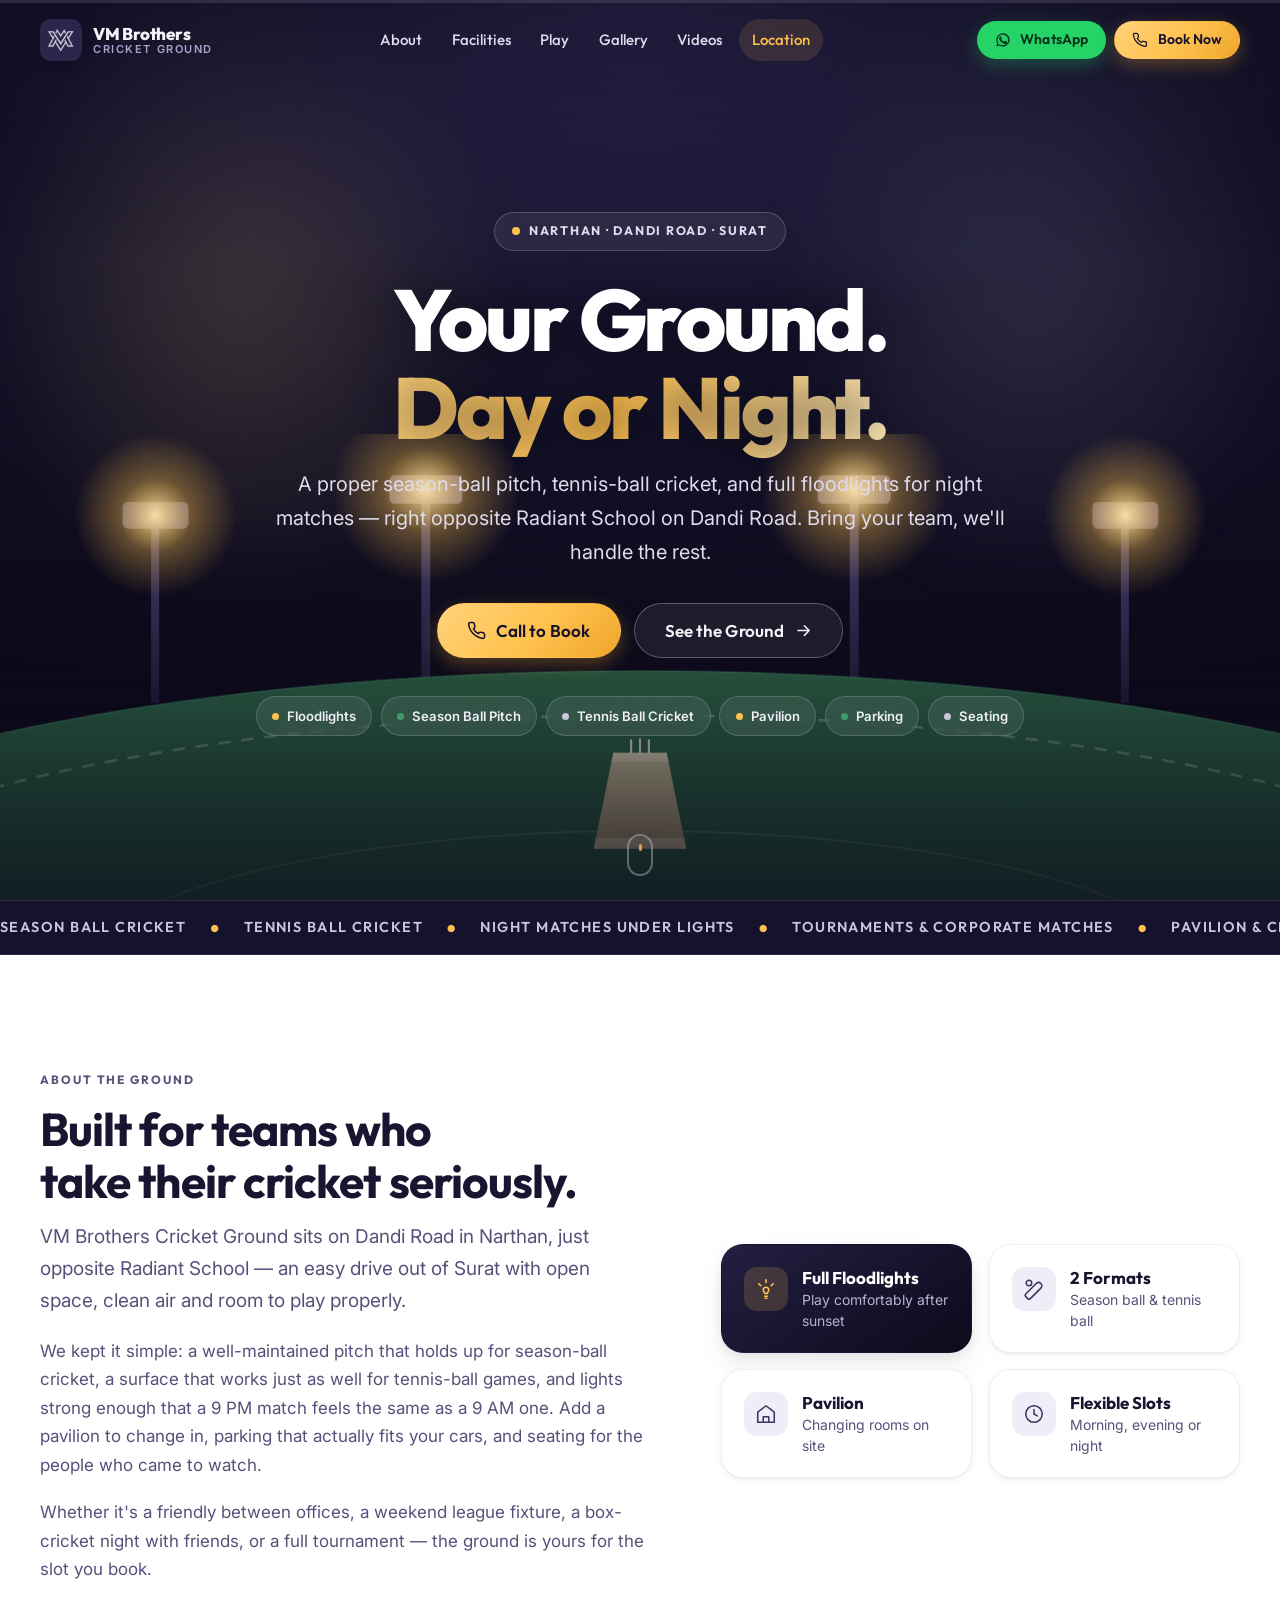
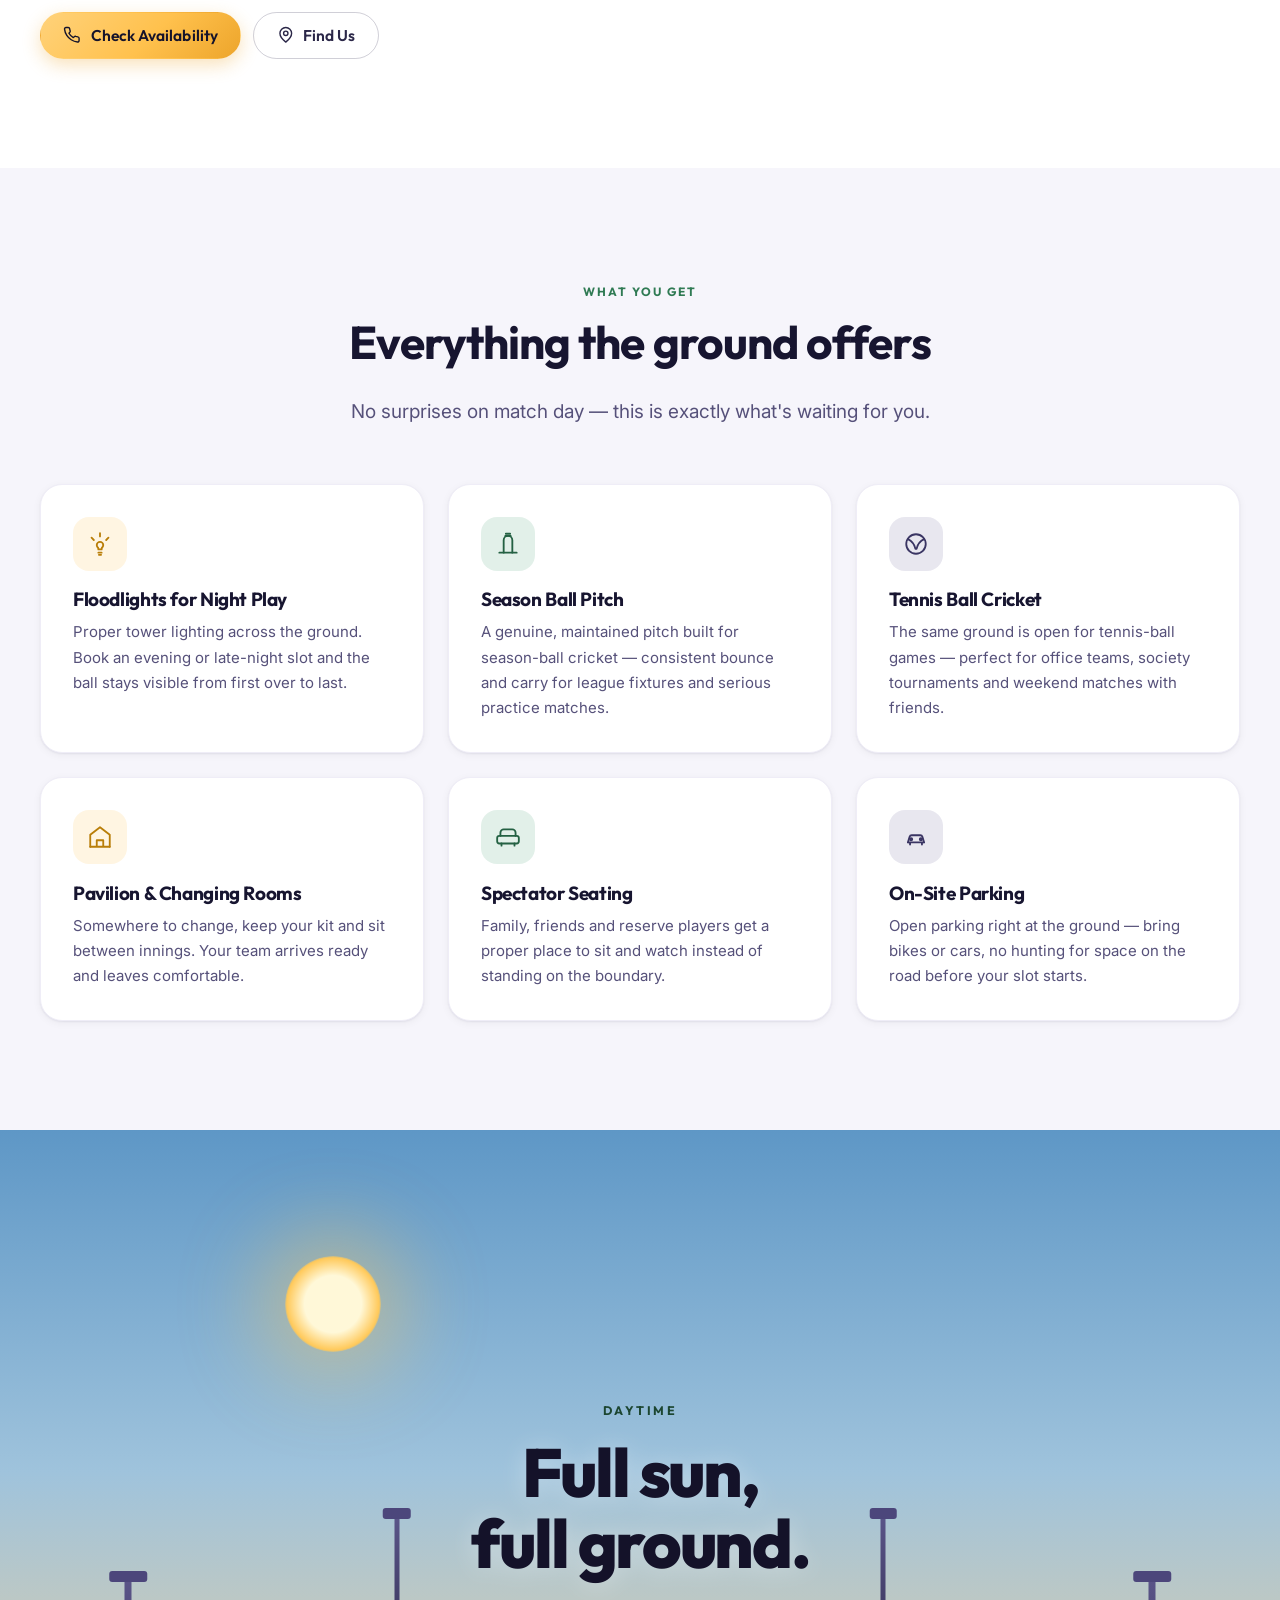
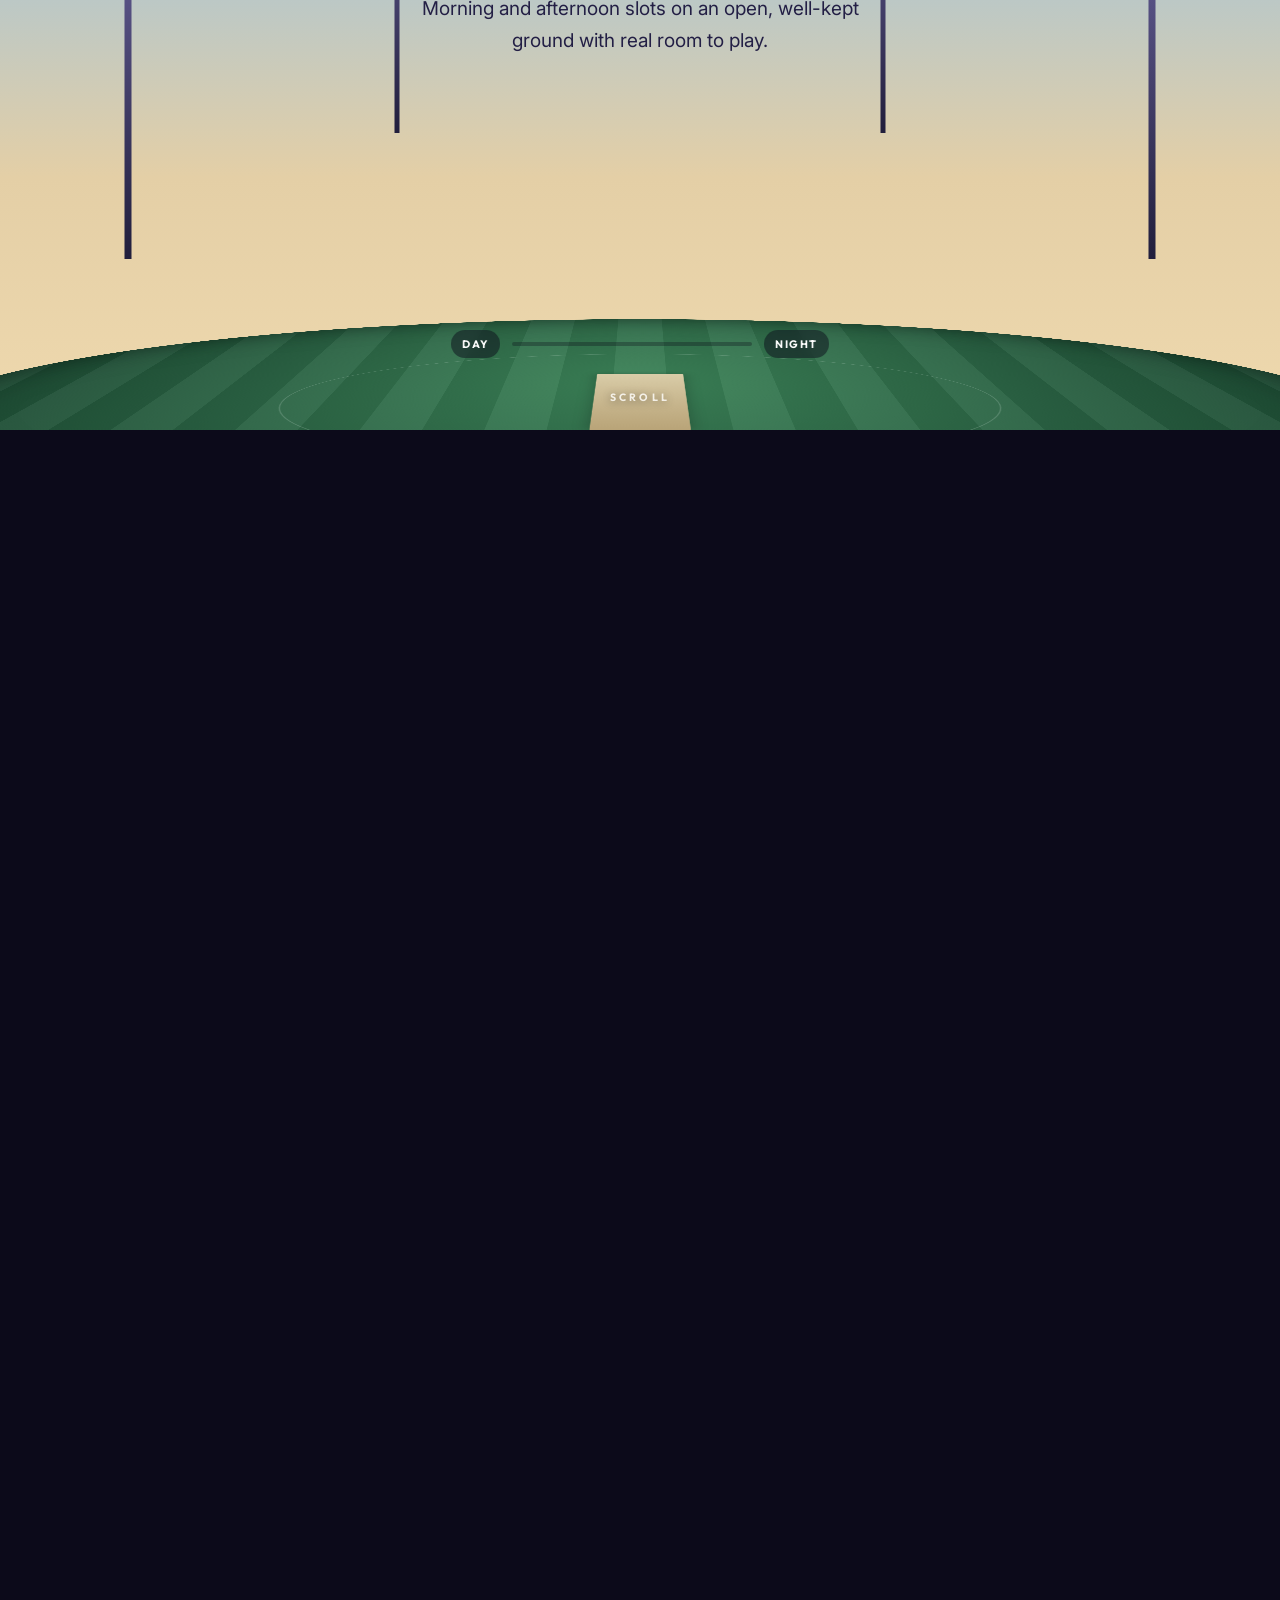
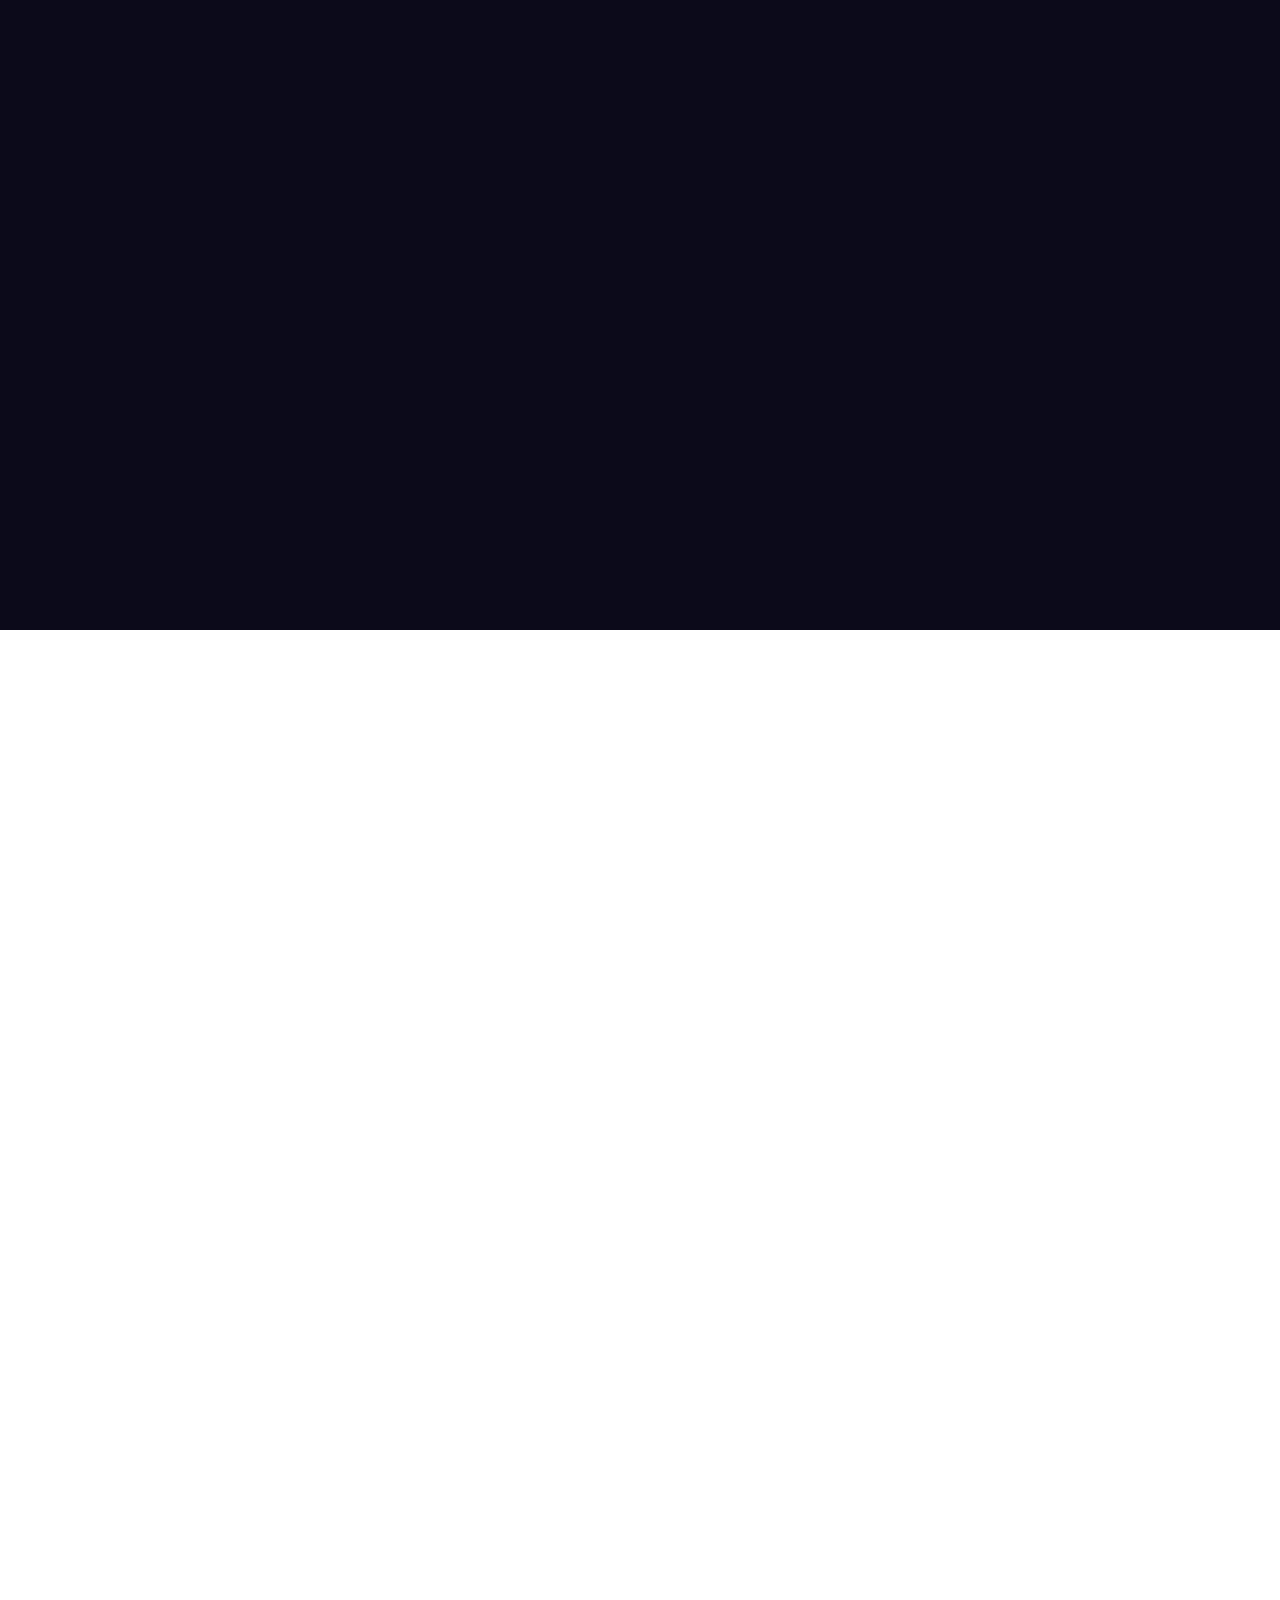
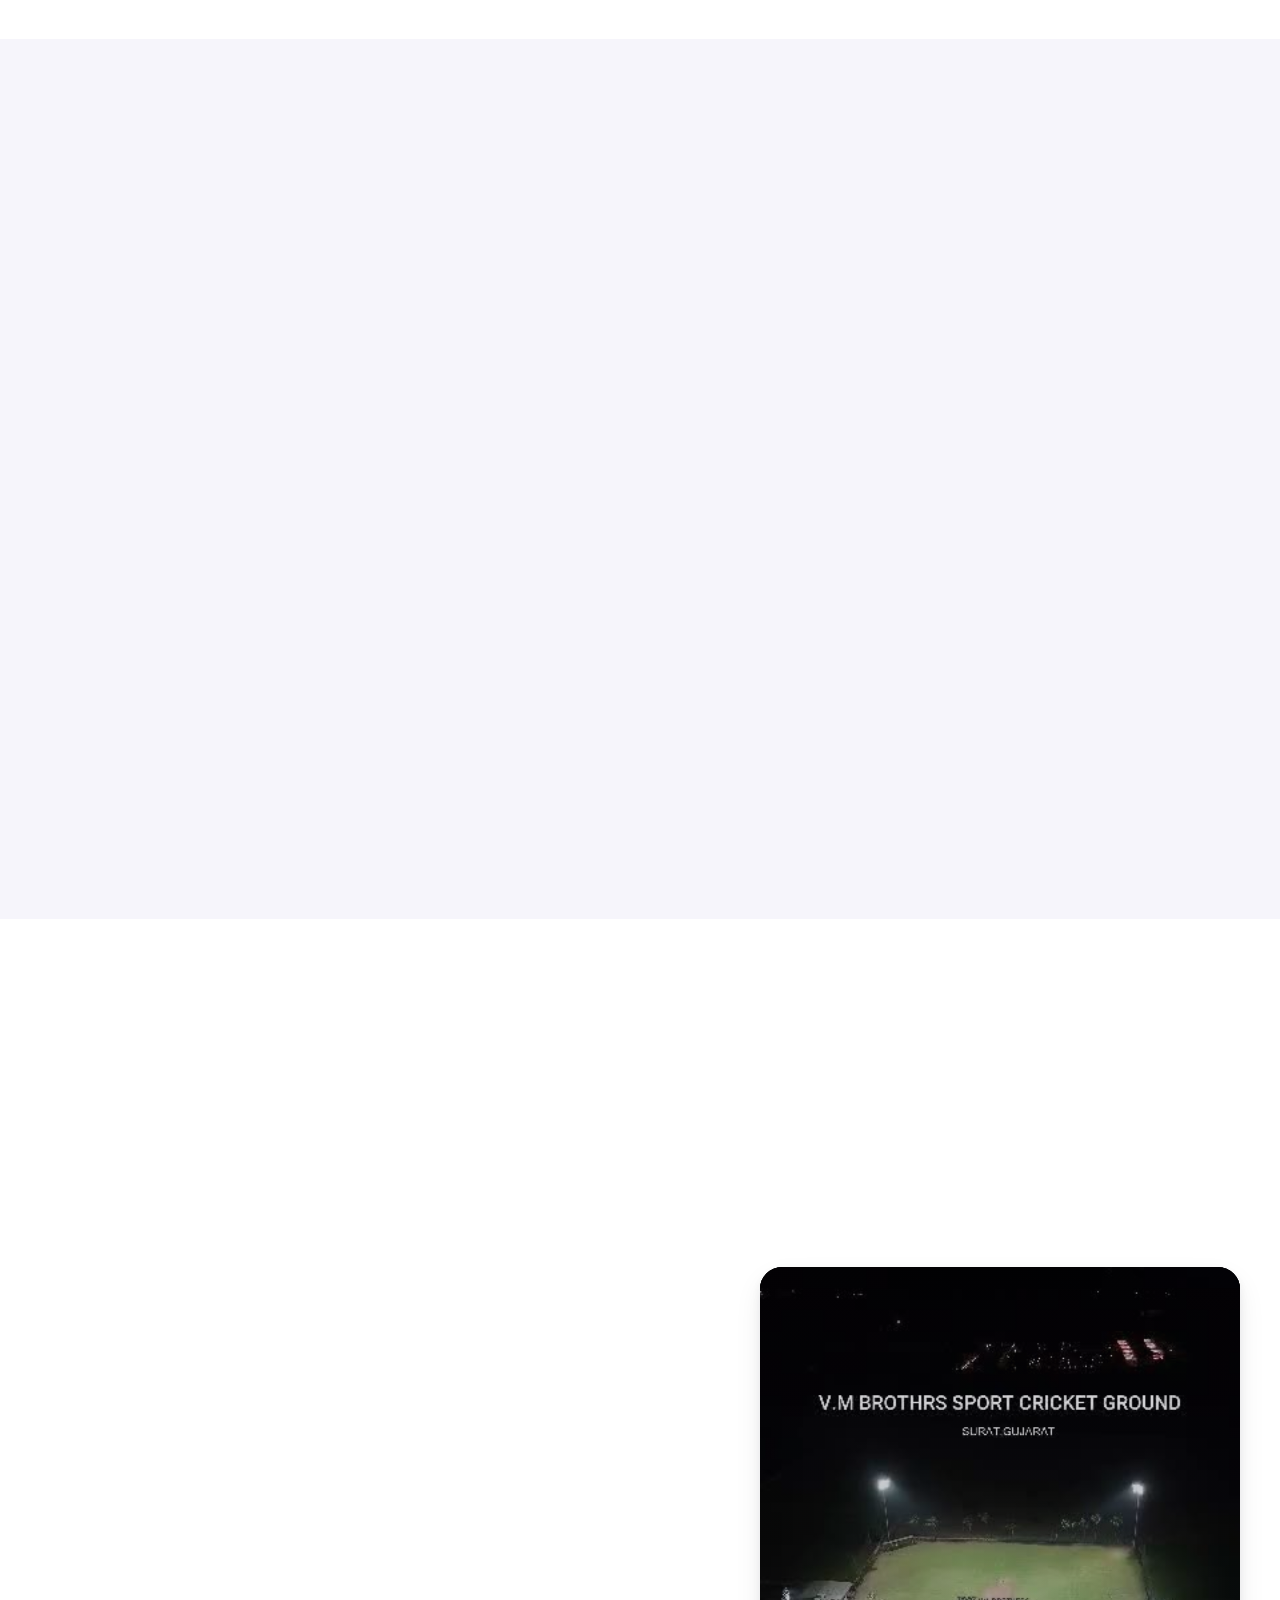
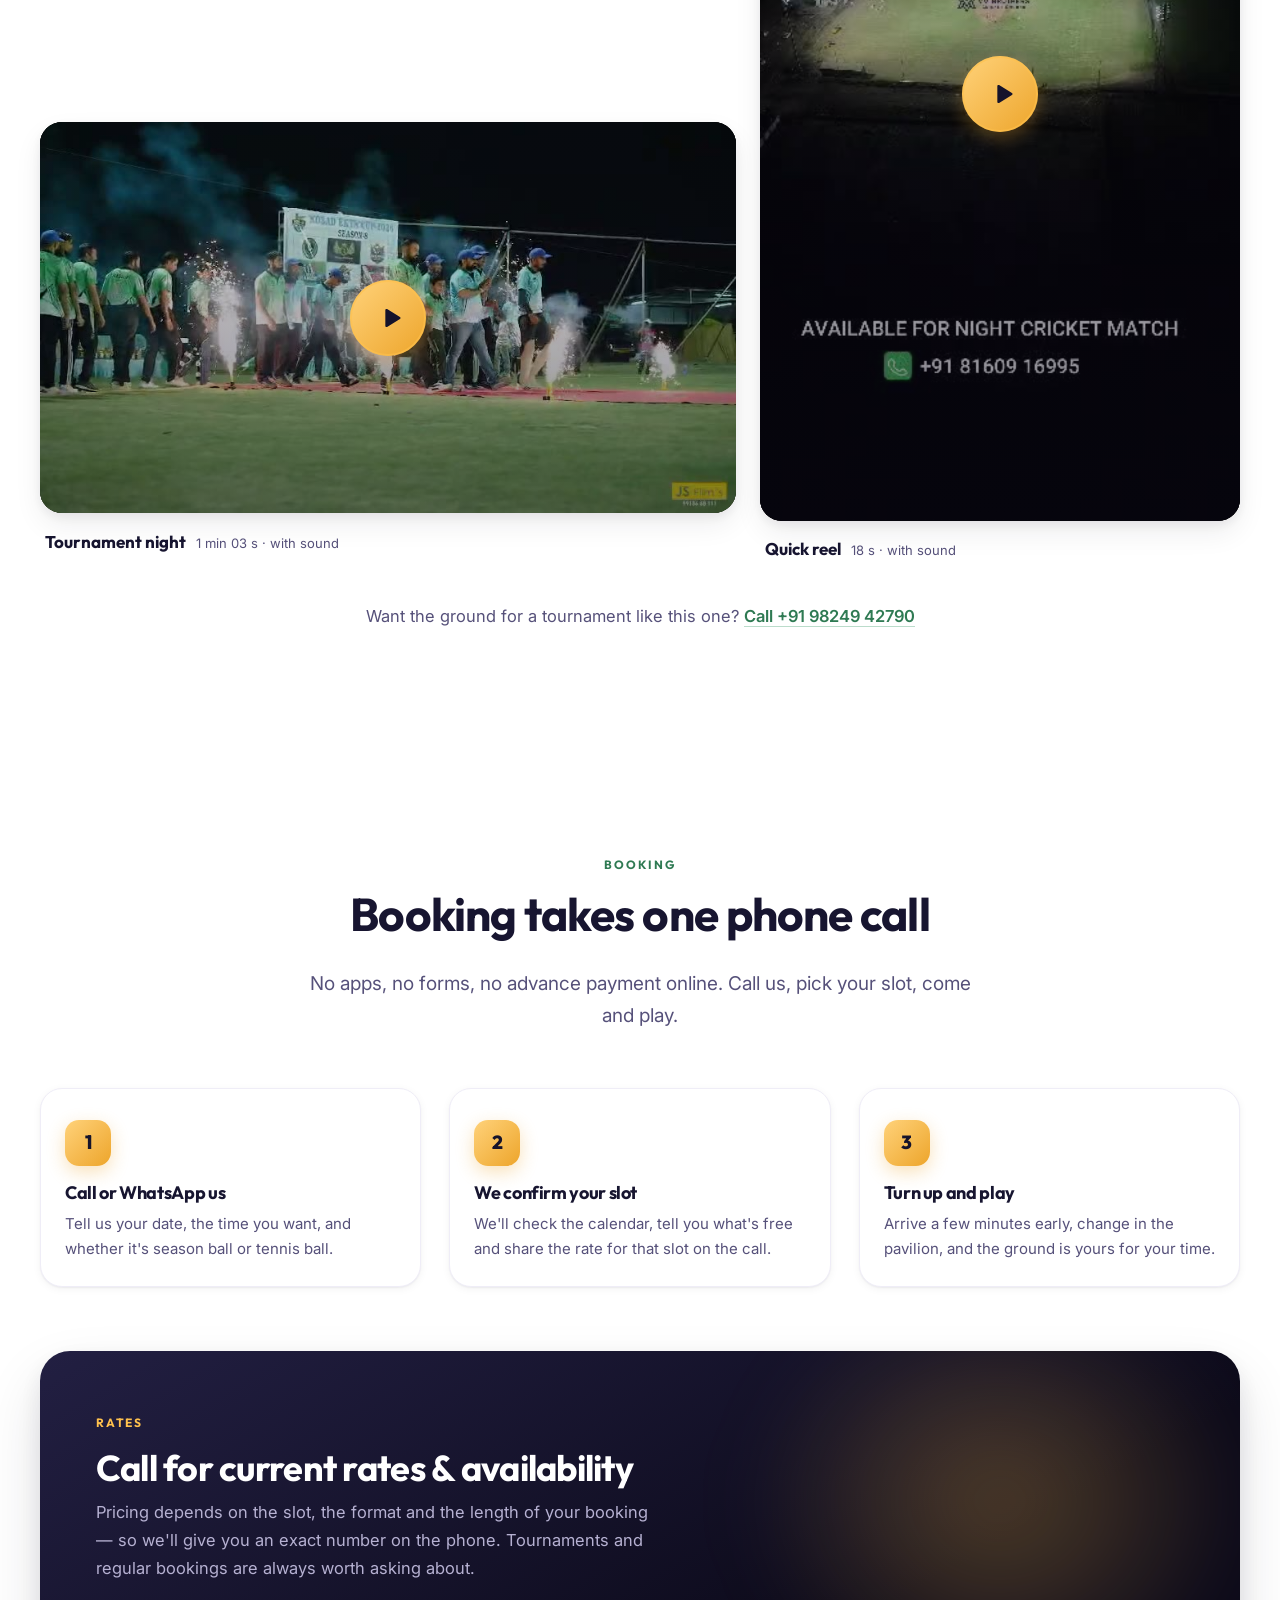
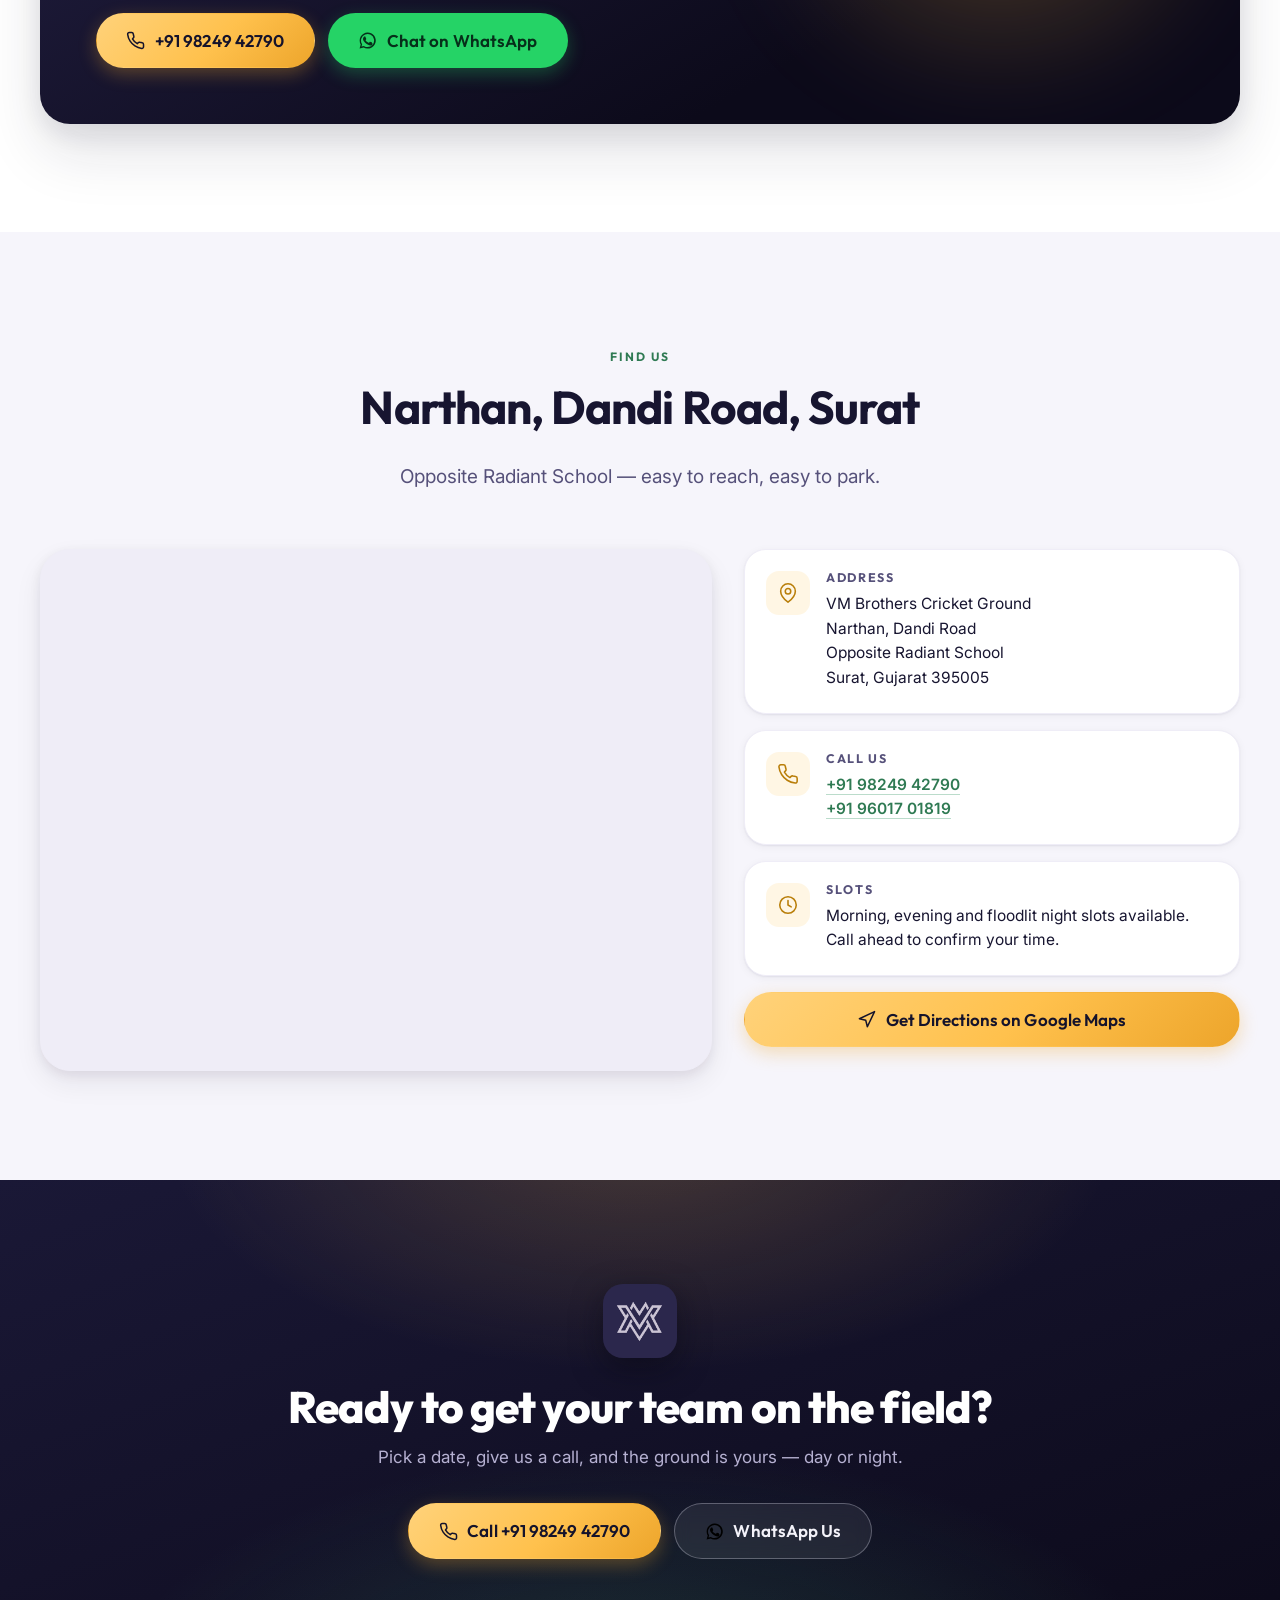
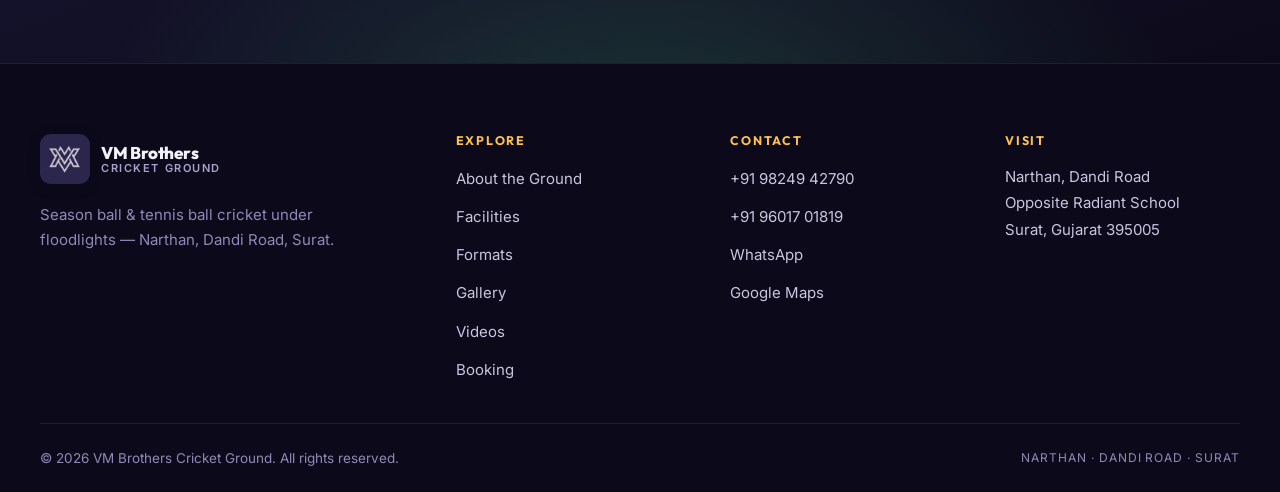
<file: index.html>
<!DOCTYPE html>
<html lang="en">
<head>
<!-- Flags JS support before paint, so the scroll-driven sections can fall back gracefully -->
<script>document.documentElement.classList.add('js');</script>
<meta charset="UTF-8" />
<meta name="viewport" content="width=device-width, initial-scale=1, viewport-fit=cover" />
<title>VM Brothers Cricket Ground — Season &amp; Tennis Ball Cricket in Surat</title>

<meta name="description" content="VM Brothers Cricket Ground, Narthan, Dandi Road, Surat. Proper season-ball pitch, tennis ball cricket, floodlights for night matches, pavilion, parking and spectator seating. Call to book your slot." />
<meta name="keywords" content="cricket ground Surat, box cricket Surat, night cricket Surat, season ball ground Surat, tennis ball cricket ground, Dandi Road, Narthan, Olpad, book cricket ground" />
<meta name="author" content="VM Brothers Cricket Ground" />
<meta name="theme-color" content="#15132B" />
<link rel="canonical" href="https://vm-brothers.github.io/ground/" />

<!-- Social sharing (WhatsApp / Facebook / Instagram link previews).
     These must stay FULL absolute URLs — WhatsApp and Facebook ignore relative paths. -->
<meta property="og:type" content="website" />
<meta property="og:url" content="https://vm-brothers.github.io/ground/" />
<meta property="og:site_name" content="VM Brothers Cricket Ground" />
<meta property="og:locale" content="en_IN" />
<meta property="og:title" content="VM Brothers Cricket Ground — Surat" />
<meta property="og:description" content="Season ball &amp; tennis ball cricket under floodlights. Narthan, Dandi Road, Opposite Radiant School, Surat. Call to book your slot." />
<meta property="og:image" content="https://vm-brothers.github.io/ground/assets/img/hero-poster.jpg" />
<meta property="og:image:width" content="848" />
<meta property="og:image:height" content="478" />
<meta property="og:image:alt" content="VM Brothers Cricket Ground lit by floodlights at night, seen from the air" />
<meta name="twitter:card" content="summary_large_image" />
<meta name="twitter:title" content="VM Brothers Cricket Ground — Surat" />
<meta name="twitter:description" content="Season ball &amp; tennis ball cricket under floodlights in Narthan, Dandi Road, Surat." />
<meta name="twitter:image" content="https://vm-brothers.github.io/ground/assets/img/hero-poster.jpg" />

<link rel="icon" type="image/png" href="assets/img/logo.png" />
<link rel="apple-touch-icon" href="assets/img/logo.png" />

<link rel="preconnect" href="https://fonts.googleapis.com" />
<link rel="preconnect" href="https://fonts.gstatic.com" crossorigin />
<link href="https://fonts.googleapis.com/css2?family=Outfit:wght@400;500;600;700;800&family=Inter:wght@400;500;600;700&display=swap" rel="stylesheet" />

<link rel="stylesheet" href="assets/css/style.css" />
<link rel="stylesheet" href="assets/css/effects.css" />

<!-- Local business structured data: helps the ground show up in Google search -->
<script type="application/ld+json">
{
  "@context": "https://schema.org",
  "@type": "SportsActivityLocation",
  "name": "VM Brothers Cricket Ground",
  "description": "Cricket ground in Narthan, Dandi Road, Surat offering season ball and tennis ball cricket with floodlights for night matches, pavilion and changing rooms, parking and spectator seating.",
  "image": "assets/img/logo.png",
  "address": {
    "@type": "PostalAddress",
    "streetAddress": "Narthan, Dandi Road, Opposite Radiant School",
    "addressLocality": "Surat",
    "addressRegion": "Gujarat",
    "postalCode": "395005",
    "addressCountry": "IN"
  },
  "telephone": ["+919824942790", "+919601701819"],
  "hasMap": "https://maps.app.goo.gl/V9tAH3QMLQre8K6M9?g_st=aw",
  "sport": "Cricket",
  "amenityFeature": [
    { "@type": "LocationFeatureSpecification", "name": "Floodlights for night matches", "value": true },
    { "@type": "LocationFeatureSpecification", "name": "Season ball pitch", "value": true },
    { "@type": "LocationFeatureSpecification", "name": "Tennis ball cricket", "value": true },
    { "@type": "LocationFeatureSpecification", "name": "Pavilion and changing rooms", "value": true },
    { "@type": "LocationFeatureSpecification", "name": "Parking", "value": true },
    { "@type": "LocationFeatureSpecification", "name": "Spectator seating", "value": true }
  ]
}
</script>
</head>

<body>
<a class="skip-link" href="#main">Skip to main content</a>

<!-- Reading-progress rail -->
<div class="scroll-progress" aria-hidden="true"><span id="scrollBar"></span></div>

<!-- ============================ HEADER ============================ -->
<header class="site-header" id="siteHeader">
  <div class="container header__inner">
    <a class="brand" href="#top" aria-label="VM Brothers Cricket Ground — home">
      <img class="brand__logo" src="assets/img/logo.png" alt="" width="48" height="48" />
      <span class="brand__text">
        <span class="brand__name">VM Brothers</span>
        <span class="brand__sub">Cricket Ground</span>
      </span>
    </a>

    <nav class="nav" id="primaryNav" aria-label="Main navigation">
      <ul class="nav__list">
        <li><a class="nav__link" href="#about">About</a></li>
        <li><a class="nav__link" href="#facilities">Facilities</a></li>
        <li><a class="nav__link" href="#formats">Play</a></li>
        <li><a class="nav__link" href="#gallery">Gallery</a></li>
        <li><a class="nav__link" href="#videos">Videos</a></li>
        <li><a class="nav__link" href="#location">Location</a></li>
      </ul>
      <div class="nav__cta">
        <a class="btn btn--whatsapp btn--sm" href="https://wa.me/919824942790?text=Hi%2C%20I%20want%20to%20book%20a%20slot%20at%20VM%20Brothers%20Cricket%20Ground." target="_blank" rel="noopener">
          <svg class="icon" viewBox="0 0 24 24" aria-hidden="true" focusable="false"><path d="M17.5 14.4c-.3-.2-1.7-.9-2-1-.3-.1-.5-.1-.7.1-.2.3-.7 1-.9 1.2-.2.2-.3.2-.6.1-1.6-.8-2.7-1.4-3.8-3.2-.3-.5.3-.5.8-1.4.1-.2 0-.4 0-.5s-.7-1.6-.9-2.2c-.2-.6-.5-.5-.7-.5h-.6c-.2 0-.5.1-.8.4-.3.3-1 1-1 2.5s1.1 2.9 1.2 3.1c.2.2 2.1 3.2 5.1 4.4 1.9.8 2.6.9 3.5.8.6-.1 1.7-.7 1.9-1.4.2-.7.2-1.2.2-1.4-.1-.2-.3-.3-.6-.4Z"/><path d="M12 2a10 10 0 0 0-8.6 15L2 22l5.2-1.4A10 10 0 1 0 12 2Zm0 18.2a8.2 8.2 0 0 1-4.2-1.2l-.3-.2-3.1.8.8-3-.2-.3A8.2 8.2 0 1 1 12 20.2Z"/></svg>
          <span>WhatsApp</span>
        </a>
        <a class="btn btn--primary btn--sm" href="tel:+919824942790">
          <svg class="icon" viewBox="0 0 24 24" fill="none" stroke="currentColor" stroke-width="1.9" stroke-linecap="round" stroke-linejoin="round" aria-hidden="true" focusable="false"><path d="M22 16.9v3a2 2 0 0 1-2.2 2 19.8 19.8 0 0 1-8.6-3.1 19.5 19.5 0 0 1-6-6A19.8 19.8 0 0 1 2.1 4.2 2 2 0 0 1 4.1 2h3a2 2 0 0 1 2 1.7c.1 1 .4 1.9.7 2.8a2 2 0 0 1-.5 2.1L8.1 9.9a16 16 0 0 0 6 6l1.3-1.3a2 2 0 0 1 2.1-.4c.9.3 1.8.5 2.8.6a2 2 0 0 1 1.7 2Z"/></svg>
          <span>Book Now</span>
        </a>
      </div>
    </nav>

    <button class="nav-toggle" id="navToggle" aria-expanded="false" aria-controls="primaryNav" aria-label="Open menu">
      <span class="nav-toggle__bar"></span>
      <span class="nav-toggle__bar"></span>
      <span class="nav-toggle__bar"></span>
    </button>
  </div>
</header>
<div class="nav-scrim" id="navScrim" hidden></div>

<main id="main">

<!-- ============================ HERO ============================ -->
<section class="hero" id="top">
  <div class="hero__bg" aria-hidden="true">
    <div class="hero__sky"></div>
    <div class="hero__beam hero__beam--l"></div>
    <div class="hero__beam hero__beam--r"></div>

    <svg class="hero__stadium" viewBox="0 0 1440 620" preserveAspectRatio="xMidYMax slice" aria-hidden="true" focusable="false">
      <defs>
        <linearGradient id="turfGrad" x1="0" y1="0" x2="0" y2="1">
          <stop offset="0%"  stop-color="#2F6B4A"/>
          <stop offset="45%" stop-color="#1F4E36"/>
          <stop offset="100%" stop-color="#132F21"/>
        </linearGradient>
        <linearGradient id="pitchGrad" x1="0" y1="0" x2="0" y2="1">
          <stop offset="0%"  stop-color="#D8CBA6"/>
          <stop offset="100%" stop-color="#A79367"/>
        </linearGradient>
        <radialGradient id="lampGlow" cx="50%" cy="50%" r="50%">
          <stop offset="0%"  stop-color="#FFE6A8" stop-opacity=".95"/>
          <stop offset="45%" stop-color="#FFC14D" stop-opacity=".35"/>
          <stop offset="100%" stop-color="#FFC14D" stop-opacity="0"/>
        </radialGradient>
        <linearGradient id="towerGrad" x1="0" y1="0" x2="0" y2="1">
          <stop offset="0%"  stop-color="#4A4473"/>
          <stop offset="100%" stop-color="#211E3C"/>
        </linearGradient>
      </defs>

      <!-- floodlight towers -->
      <g class="stadium__towers">
        <g>
          <rect x="170" y="196" width="9" height="200" fill="url(#towerGrad)"/>
          <rect x="138" y="170" width="74" height="30" rx="6" fill="#55507F"/>
          <circle cx="175" cy="185" r="92" fill="url(#lampGlow)"/>
        </g>
        <g>
          <rect x="474" y="168" width="10" height="230" fill="url(#towerGrad)"/>
          <rect x="438" y="140" width="82" height="32" rx="6" fill="#5E5889"/>
          <circle cx="479" cy="156" r="106" fill="url(#lampGlow)"/>
        </g>
        <g>
          <rect x="956" y="168" width="10" height="230" fill="url(#towerGrad)"/>
          <rect x="920" y="140" width="82" height="32" rx="6" fill="#5E5889"/>
          <circle cx="961" cy="156" r="106" fill="url(#lampGlow)"/>
        </g>
        <g>
          <rect x="1261" y="196" width="9" height="200" fill="url(#towerGrad)"/>
          <rect x="1229" y="170" width="74" height="30" rx="6" fill="#55507F"/>
          <circle cx="1266" cy="185" r="92" fill="url(#lampGlow)"/>
        </g>
      </g>

      <!-- the ground -->
      <ellipse cx="720" cy="700" rx="1180" ry="340" fill="url(#turfGrad)"/>
      <ellipse cx="720" cy="700" rx="1180" ry="340" fill="none" stroke="#54A87A" stroke-opacity=".30" stroke-width="2"/>
      <!-- boundary rope -->
      <ellipse cx="720" cy="706" rx="1055" ry="296" fill="none" stroke="#E8F2EA" stroke-opacity=".30" stroke-width="3" stroke-dasharray="14 12"/>
      <!-- 30-yard circle -->
      <ellipse cx="720" cy="712" rx="640" ry="172" fill="none" stroke="#E8F2EA" stroke-opacity=".16" stroke-width="2"/>
      <!-- pitch -->
      <path d="M690 452 L750 452 L772 560 L668 560 Z" fill="url(#pitchGrad)" opacity=".92"/>
      <path d="M690 452 L750 452 L752 462 L688 462 Z" fill="#F0E6C8" opacity=".55"/>
      <path d="M670 548 L770 548 L772 560 L668 560 Z" fill="#F0E6C8" opacity=".4"/>
      <!-- stumps -->
      <g stroke="#FFF8E7" stroke-width="2.4" stroke-opacity=".85" stroke-linecap="round">
        <line x1="710" y1="452" x2="710" y2="438"/>
        <line x1="720" y1="452" x2="720" y2="437"/>
        <line x1="730" y1="452" x2="730" y2="438"/>
      </g>
    </svg>

    <!-- The hero deliberately uses the illustrated stadium above, not footage.
         To switch to the real drone loop instead, drop these two lines back in
         (the CSS, the JS and both media files are all still in place):
           <img class="hero__photo" src="assets/img/hero-poster.jpg" alt="" width="848" height="478" fetchpriority="high" />
           <video class="hero__video" id="heroVideo" muted loop playsinline preload="none" data-src="assets/video/hero-loop.mp4"></video>
         ...and restore the heavier scrim noted in style.css under .hero__vignette. -->

    <div class="hero__vignette"></div>
  </div>

  <div class="container hero__content">
    <p class="hero__eyebrow">
      <span class="pulse-dot" aria-hidden="true"></span>
      Narthan · Dandi Road · Surat
    </p>

    <h1 class="hero__title">
      Your Ground.<br />
      <span class="grad-text">Day or Night.</span>
    </h1>

    <p class="hero__lead">
      A proper season-ball pitch, tennis-ball cricket, and full floodlights for night matches —
      right opposite Radiant School on Dandi Road. Bring your team, we'll handle the rest.
    </p>

    <div class="hero__actions">
      <a class="btn btn--primary btn--lg" href="tel:+919824942790">
        <svg class="icon" viewBox="0 0 24 24" fill="none" stroke="currentColor" stroke-width="1.9" stroke-linecap="round" stroke-linejoin="round" aria-hidden="true" focusable="false"><path d="M22 16.9v3a2 2 0 0 1-2.2 2 19.8 19.8 0 0 1-8.6-3.1 19.5 19.5 0 0 1-6-6A19.8 19.8 0 0 1 2.1 4.2 2 2 0 0 1 4.1 2h3a2 2 0 0 1 2 1.7c.1 1 .4 1.9.7 2.8a2 2 0 0 1-.5 2.1L8.1 9.9a16 16 0 0 0 6 6l1.3-1.3a2 2 0 0 1 2.1-.4c.9.3 1.8.5 2.8.6a2 2 0 0 1 1.7 2Z"/></svg>
        <span>Call to Book</span>
      </a>
      <a class="btn btn--ghost btn--lg" href="#facilities">
        <span>See the Ground</span>
        <svg class="icon" viewBox="0 0 24 24" fill="none" stroke="currentColor" stroke-width="1.9" stroke-linecap="round" stroke-linejoin="round" aria-hidden="true" focusable="false"><path d="M5 12h14M13 6l6 6-6 6"/></svg>
      </a>
    </div>

    <ul class="hero__chips">
      <li class="chip"><span class="chip__dot chip__dot--amber" aria-hidden="true"></span>Floodlights</li>
      <li class="chip"><span class="chip__dot chip__dot--turf" aria-hidden="true"></span>Season Ball Pitch</li>
      <li class="chip"><span class="chip__dot chip__dot--lav" aria-hidden="true"></span>Tennis Ball Cricket</li>
      <li class="chip"><span class="chip__dot chip__dot--amber" aria-hidden="true"></span>Pavilion</li>
      <li class="chip"><span class="chip__dot chip__dot--turf" aria-hidden="true"></span>Parking</li>
      <li class="chip"><span class="chip__dot chip__dot--lav" aria-hidden="true"></span>Seating</li>
    </ul>
  </div>

  <a class="hero__scroll" href="#about" aria-label="Scroll to About">
    <span class="hero__scroll-mouse" aria-hidden="true"><span></span></span>
  </a>
</section>

<!-- ============================ TICKER ============================ -->
<div class="ticker" aria-hidden="true">
  <div class="ticker__track">
    <span>Season Ball Cricket</span><span class="ticker__sep">●</span>
    <span>Tennis Ball Cricket</span><span class="ticker__sep">●</span>
    <span>Night Matches Under Lights</span><span class="ticker__sep">●</span>
    <span>Tournaments &amp; Corporate Matches</span><span class="ticker__sep">●</span>
    <span>Pavilion &amp; Changing Rooms</span><span class="ticker__sep">●</span>
    <span>Free Parking</span><span class="ticker__sep">●</span>
    <span>Season Ball Cricket</span><span class="ticker__sep">●</span>
    <span>Tennis Ball Cricket</span><span class="ticker__sep">●</span>
    <span>Night Matches Under Lights</span><span class="ticker__sep">●</span>
    <span>Tournaments &amp; Corporate Matches</span><span class="ticker__sep">●</span>
    <span>Pavilion &amp; Changing Rooms</span><span class="ticker__sep">●</span>
    <span>Free Parking</span><span class="ticker__sep">●</span>
  </div>
</div>

<!-- ============================ ABOUT ============================ -->
<section class="section" id="about">
  <div class="container about__grid">
    <div class="about__copy reveal">
      <p class="eyebrow">About the Ground</p>
      <h2 class="section__title">Built for teams who<br />take their cricket seriously.</h2>
      <p class="section__lead">
        VM Brothers Cricket Ground sits on Dandi Road in Narthan, just opposite Radiant School —
        an easy drive out of Surat with open space, clean air and room to play properly.
      </p>
      <p>
        We kept it simple: a well-maintained pitch that holds up for season-ball cricket, a surface
        that works just as well for tennis-ball games, and lights strong enough that a 9 PM match
        feels the same as a 9 AM one. Add a pavilion to change in, parking that actually fits your
        cars, and seating for the people who came to watch.
      </p>
      <p>
        Whether it's a friendly between offices, a weekend league fixture, a box-cricket night with
        friends, or a full tournament — the ground is yours for the slot you book.
      </p>

      <div class="about__actions">
        <a class="btn btn--primary" href="tel:+919824942790">
          <svg class="icon" viewBox="0 0 24 24" fill="none" stroke="currentColor" stroke-width="1.9" stroke-linecap="round" stroke-linejoin="round" aria-hidden="true" focusable="false"><path d="M22 16.9v3a2 2 0 0 1-2.2 2 19.8 19.8 0 0 1-8.6-3.1 19.5 19.5 0 0 1-6-6A19.8 19.8 0 0 1 2.1 4.2 2 2 0 0 1 4.1 2h3a2 2 0 0 1 2 1.7c.1 1 .4 1.9.7 2.8a2 2 0 0 1-.5 2.1L8.1 9.9a16 16 0 0 0 6 6l1.3-1.3a2 2 0 0 1 2.1-.4c.9.3 1.8.5 2.8.6a2 2 0 0 1 1.7 2Z"/></svg>
          <span>Check Availability</span>
        </a>
        <a class="btn btn--outline" href="#location">
          <svg class="icon" viewBox="0 0 24 24" fill="none" stroke="currentColor" stroke-width="1.9" stroke-linecap="round" stroke-linejoin="round" aria-hidden="true" focusable="false"><path d="M20 10c0 6-8 12-8 12s-8-6-8-12a8 8 0 0 1 16 0Z"/><circle cx="12" cy="10" r="3"/></svg>
          <span>Find Us</span>
        </a>
      </div>
    </div>

    <div class="about__stats reveal" data-reveal-delay="120">
      <div class="stat-card stat-card--accent tilt">
        <div class="stat-card__icon">
          <svg viewBox="0 0 24 24" fill="none" stroke="currentColor" stroke-width="1.7" stroke-linecap="round" stroke-linejoin="round" aria-hidden="true" focusable="false"><path d="M12 2v3M4.2 6.2l2.1 2.1M19.8 6.2l-2.1 2.1M9 13a3 3 0 1 1 6 0c0 1.5-1 2-1.3 2.7-.2.4-.2.8-.2 1.3h-3c0-.5 0-.9-.2-1.3C10 15 9 14.5 9 13Z"/><path d="M10.5 20h3M11 22h2"/></svg>
        </div>
        <div class="stat-card__body">
          <p class="stat-card__value">Full Floodlights</p>
          <p class="stat-card__label">Play comfortably after sunset</p>
        </div>
      </div>

      <div class="stat-card tilt">
        <div class="stat-card__icon">
          <svg viewBox="0 0 24 24" fill="none" stroke="currentColor" stroke-width="1.7" stroke-linecap="round" stroke-linejoin="round" aria-hidden="true" focusable="false"><path d="M3 17.5 14.5 6a3.5 3.5 0 0 1 5 5L8 22.5a2 2 0 0 1-2.8 0l-2.2-2.2a2 2 0 0 1 0-2.8Z"/><circle cx="6.5" cy="5.5" r="3"/></svg>
        </div>
        <div class="stat-card__body">
          <p class="stat-card__value">2 Formats</p>
          <p class="stat-card__label">Season ball &amp; tennis ball</p>
        </div>
      </div>

      <div class="stat-card tilt">
        <div class="stat-card__icon">
          <svg viewBox="0 0 24 24" fill="none" stroke="currentColor" stroke-width="1.7" stroke-linecap="round" stroke-linejoin="round" aria-hidden="true" focusable="false"><path d="M3 21V10l9-7 9 7v11"/><path d="M3 21h18M9 21v-6h6v6"/></svg>
        </div>
        <div class="stat-card__body">
          <p class="stat-card__value">Pavilion</p>
          <p class="stat-card__label">Changing rooms on site</p>
        </div>
      </div>

      <div class="stat-card tilt">
        <div class="stat-card__icon">
          <svg viewBox="0 0 24 24" fill="none" stroke="currentColor" stroke-width="1.7" stroke-linecap="round" stroke-linejoin="round" aria-hidden="true" focusable="false"><circle cx="12" cy="12" r="9"/><path d="M12 7v5l3.5 2"/></svg>
        </div>
        <div class="stat-card__body">
          <p class="stat-card__value">Flexible Slots</p>
          <p class="stat-card__label">Morning, evening or night</p>
        </div>
      </div>
    </div>
  </div>
</section>

<!-- ============================ FACILITIES ============================ -->
<section class="section section--alt" id="facilities">
  <div class="container">
    <header class="section__head reveal">
      <p class="eyebrow">What You Get</p>
      <h2 class="section__title">Everything the ground offers</h2>
      <p class="section__lead">No surprises on match day — this is exactly what's waiting for you.</p>
    </header>

    <div class="feature-grid">
      <article class="feature-card reveal tilt">
        <div class="feature-card__icon feature-card__icon--amber">
          <svg viewBox="0 0 24 24" fill="none" stroke="currentColor" stroke-width="1.7" stroke-linecap="round" stroke-linejoin="round" aria-hidden="true" focusable="false"><path d="M12 2v3M4.2 6.2l2.1 2.1M19.8 6.2l-2.1 2.1M9 13a3 3 0 1 1 6 0c0 1.5-1 2-1.3 2.7-.2.4-.2.8-.2 1.3h-3c0-.5 0-.9-.2-1.3C10 15 9 14.5 9 13Z"/><path d="M10.5 20h3M11 22h2"/></svg>
        </div>
        <h3 class="feature-card__title">Floodlights for Night Play</h3>
        <p class="feature-card__text">
          Proper tower lighting across the ground. Book an evening or late-night slot and the ball
          stays visible from first over to last.
        </p>
      </article>

      <article class="feature-card reveal tilt" data-reveal-delay="80">
        <div class="feature-card__icon feature-card__icon--turf">
          <svg viewBox="0 0 24 24" fill="none" stroke="currentColor" stroke-width="1.7" stroke-linecap="round" stroke-linejoin="round" aria-hidden="true" focusable="false"><path d="M4 20h16"/><path d="M8 20V8.5a4 4 0 0 1 8 0V20"/><path d="M9.5 4.5h5M10 2.5h4"/></svg>
        </div>
        <h3 class="feature-card__title">Season Ball Pitch</h3>
        <p class="feature-card__text">
          A genuine, maintained pitch built for season-ball cricket — consistent bounce and carry
          for league fixtures and serious practice matches.
        </p>
      </article>

      <article class="feature-card reveal tilt" data-reveal-delay="160">
        <div class="feature-card__icon feature-card__icon--lav">
          <svg viewBox="0 0 24 24" fill="none" stroke="currentColor" stroke-width="1.7" stroke-linecap="round" stroke-linejoin="round" aria-hidden="true" focusable="false"><circle cx="12" cy="12" r="9"/><path d="M4.5 7.5c3.5 1.6 6 4.6 7 9M19.5 7.5c-3.5 1.6-6 4.6-7 9"/></svg>
        </div>
        <h3 class="feature-card__title">Tennis Ball Cricket</h3>
        <p class="feature-card__text">
          The same ground is open for tennis-ball games — perfect for office teams, society
          tournaments and weekend matches with friends.
        </p>
      </article>

      <article class="feature-card reveal tilt">
        <div class="feature-card__icon feature-card__icon--amber">
          <svg viewBox="0 0 24 24" fill="none" stroke="currentColor" stroke-width="1.7" stroke-linecap="round" stroke-linejoin="round" aria-hidden="true" focusable="false"><path d="M3 21V10l9-7 9 7v11"/><path d="M3 21h18M9 21v-6h6v6"/></svg>
        </div>
        <h3 class="feature-card__title">Pavilion &amp; Changing Rooms</h3>
        <p class="feature-card__text">
          Somewhere to change, keep your kit and sit between innings. Your team arrives ready and
          leaves comfortable.
        </p>
      </article>

      <article class="feature-card reveal tilt" data-reveal-delay="80">
        <div class="feature-card__icon feature-card__icon--turf">
          <svg viewBox="0 0 24 24" fill="none" stroke="currentColor" stroke-width="1.7" stroke-linecap="round" stroke-linejoin="round" aria-hidden="true" focusable="false"><rect x="2" y="11" width="20" height="7" rx="2"/><path d="M5 11V8a3 3 0 0 1 3-3h8a3 3 0 0 1 3 3v3"/><path d="M6 18v2M18 18v2"/></svg>
        </div>
        <h3 class="feature-card__title">Spectator Seating</h3>
        <p class="feature-card__text">
          Family, friends and reserve players get a proper place to sit and watch instead of
          standing on the boundary.
        </p>
      </article>

      <article class="feature-card reveal tilt" data-reveal-delay="160">
        <div class="feature-card__icon feature-card__icon--lav">
          <svg viewBox="0 0 24 24" fill="none" stroke="currentColor" stroke-width="1.7" stroke-linecap="round" stroke-linejoin="round" aria-hidden="true" focusable="false"><path d="M5 17h14M6.5 17v2M17.5 17v2"/><path d="M4.5 17l1.6-5.2A2 2 0 0 1 8 10.4h8a2 2 0 0 1 1.9 1.4L19.5 17"/><circle cx="7.5" cy="14" r="1"/><circle cx="16.5" cy="14" r="1"/></svg>
        </div>
        <h3 class="feature-card__title">On-Site Parking</h3>
        <p class="feature-card__text">
          Open parking right at the ground — bring bikes or cars, no hunting for space on the road
          before your slot starts.
        </p>
      </article>
    </div>
  </div>
</section>

<!-- ============================ DAY TO NIGHT (scroll-driven 3D) ============================ -->
<section class="daynight" id="daynight" aria-labelledby="dnHeading">
  <div class="daynight__stage" id="dnStage">

    <div class="dn__sky"   aria-hidden="true"></div>
    <div class="dn__night" aria-hidden="true"></div>
    <div class="dn__stars" aria-hidden="true"></div>
    <div class="dn__sun"   aria-hidden="true"></div>
    <div class="dn__moon"  aria-hidden="true"></div>

    <div class="dn__scene" aria-hidden="true">
      <!-- the ground, laid back in 3D perspective -->
      <div class="dn__ground">
        <div class="dn__field">
          <div class="dn__ring"></div>
          <div class="dn__pitch"></div>
        </div>
      </div>

      <!-- floodlight towers standing on the turf -->
      <div class="dn__tower" style="--x:10%; --b:19%; --h:31%; --w:7px">
        <span class="dn__beam"></span><span class="dn__lamp"></span>
      </div>
      <div class="dn__tower" style="--x:31%; --b:33%; --h:24%; --w:5px">
        <span class="dn__beam"></span><span class="dn__lamp"></span>
      </div>
      <div class="dn__tower" style="--x:69%; --b:33%; --h:24%; --w:5px">
        <span class="dn__beam"></span><span class="dn__lamp"></span>
      </div>
      <div class="dn__tower" style="--x:90%; --b:19%; --h:31%; --w:7px">
        <span class="dn__beam"></span><span class="dn__lamp"></span>
      </div>
    </div>

    <div class="dn__copy">
      <div class="dn__state dn__state--day">
        <p class="dn__label">Daytime</p>
        <h2 class="dn__title" id="dnHeading">Full sun,<br />full ground.</h2>
        <p class="dn__text">
          Morning and afternoon slots on an open, well-kept ground with real room to play.
        </p>
      </div>

      <div class="dn__state dn__state--night">
        <p class="dn__label dn__label--night">After Dark</p>
        <h2 class="dn__title dn__title--night">Then the<br /><span class="grad-text">lights come on.</span></h2>
        <p class="dn__text dn__text--night">
          Floodlights across the ground, so a 10 PM match plays exactly like a 10 AM one.
        </p>
      </div>
    </div>

    <div class="dn__rail" aria-hidden="true">
      <span class="dn__rail-label">Day</span>
      <span class="dn__rail-bar"><i></i></span>
      <span class="dn__rail-label">Night</span>
    </div>

    <p class="dn__hint" aria-hidden="true">Scroll</p>
  </div>
</section>

<!-- ============================ FORMATS ============================ -->
<section class="section" id="formats">
  <div class="container">
    <header class="section__head reveal">
      <p class="eyebrow">Choose Your Game</p>
      <h2 class="section__title">Season ball or tennis ball —<br />both play well here</h2>
      <p class="section__lead">One ground, two very different kinds of cricket. Tell us which when you call.</p>
    </header>

    <div class="format-grid">
      <article class="format-card format-card--season reveal tilt">
        <div class="format-card__top">
          <div class="format-card__head">
            <span class="badge badge--turf">Format 01</span>
            <div class="ball3d ball3d--season" aria-hidden="true">
              <span class="ball3d__core">
                <i class="ball3d__seam"></i><i class="ball3d__seam ball3d__seam--b"></i>
              </span>
              <span class="ball3d__shade"></span>
              <span class="ball3d__gloss"></span>
            </div>
          </div>
          <h3 class="format-card__title">Season Ball Cricket</h3>
          <p class="format-card__text">
            Our maintained pitch is prepared for leather-ball cricket, so the game plays the way it
            should — true bounce, real pace off the surface, and a square that holds up through a
            full match.
          </p>
        </div>
        <ul class="tick-list">
          <li><svg class="tick" viewBox="0 0 24 24" fill="none" stroke="currentColor" stroke-width="2.4" stroke-linecap="round" stroke-linejoin="round" aria-hidden="true" focusable="false"><path d="m4 12.5 5.5 5.5L20 7"/></svg>League &amp; club fixtures</li>
          <li><svg class="tick" viewBox="0 0 24 24" fill="none" stroke="currentColor" stroke-width="2.4" stroke-linecap="round" stroke-linejoin="round" aria-hidden="true" focusable="false"><path d="m4 12.5 5.5 5.5L20 7"/></svg>Practice &amp; trial matches</li>
          <li><svg class="tick" viewBox="0 0 24 24" fill="none" stroke="currentColor" stroke-width="2.4" stroke-linecap="round" stroke-linejoin="round" aria-hidden="true" focusable="false"><path d="m4 12.5 5.5 5.5L20 7"/></svg>Full-day tournament slots</li>
          <li><svg class="tick" viewBox="0 0 24 24" fill="none" stroke="currentColor" stroke-width="2.4" stroke-linecap="round" stroke-linejoin="round" aria-hidden="true" focusable="false"><path d="m4 12.5 5.5 5.5L20 7"/></svg>Day or floodlit night play</li>
        </ul>
        <a class="btn btn--primary btn--block" href="tel:+919824942790">
          <span>Book a Season Ball Slot</span>
        </a>
      </article>

      <article class="format-card format-card--tennis reveal tilt" data-reveal-delay="120">
        <div class="format-card__top">
          <div class="format-card__head">
            <span class="badge badge--amber">Format 02</span>
            <div class="ball3d ball3d--tennis" aria-hidden="true">
              <span class="ball3d__core">
                <i class="ball3d__seam"></i><i class="ball3d__seam ball3d__seam--b"></i>
              </span>
              <span class="ball3d__shade"></span>
              <span class="ball3d__gloss"></span>
            </div>
          </div>
          <h3 class="format-card__title">Tennis Ball Cricket</h3>
          <p class="format-card__text">
            Faster, friendlier and open to everyone. Bring a group of ten or a full office team —
            tennis-ball cricket is the easiest way to get a match going on short notice.
          </p>
        </div>
        <ul class="tick-list">
          <li><svg class="tick" viewBox="0 0 24 24" fill="none" stroke="currentColor" stroke-width="2.4" stroke-linecap="round" stroke-linejoin="round" aria-hidden="true" focusable="false"><path d="m4 12.5 5.5 5.5L20 7"/></svg>Friendly &amp; society matches</li>
          <li><svg class="tick" viewBox="0 0 24 24" fill="none" stroke="currentColor" stroke-width="2.4" stroke-linecap="round" stroke-linejoin="round" aria-hidden="true" focusable="false"><path d="m4 12.5 5.5 5.5L20 7"/></svg>Corporate &amp; office events</li>
          <li><svg class="tick" viewBox="0 0 24 24" fill="none" stroke="currentColor" stroke-width="2.4" stroke-linecap="round" stroke-linejoin="round" aria-hidden="true" focusable="false"><path d="m4 12.5 5.5 5.5L20 7"/></svg>Birthday &amp; group bookings</li>
          <li><svg class="tick" viewBox="0 0 24 24" fill="none" stroke="currentColor" stroke-width="2.4" stroke-linecap="round" stroke-linejoin="round" aria-hidden="true" focusable="false"><path d="m4 12.5 5.5 5.5L20 7"/></svg>Late-night slots under lights</li>
        </ul>
        <a class="btn btn--amber btn--block" href="tel:+919601701819">
          <span>Book a Tennis Ball Slot</span>
        </a>
      </article>
    </div>
  </div>
</section>

<!-- ============================ GALLERY ============================ -->
<section class="section section--alt" id="gallery">
  <div class="container">
    <header class="section__head reveal">
      <p class="eyebrow">Gallery</p>
      <h2 class="section__title">A look around the ground</h2>
      <p class="section__lead">Photos from the pitch, the pavilion and match nights under the lights.</p>
    </header>

    <!-- Stills pulled from the ground's own drone and match footage. To swap one out,
         drop a replacement at the same path in assets/img/gallery/ -->
    <div class="gallery-grid">
      <figure class="gallery-item reveal">
        <img src="assets/img/gallery/ground-1.jpg" alt="Aerial view of VM Brothers Cricket Ground lit by floodlights at night" width="848" height="478" loading="lazy" decoding="async" />
        <figcaption class="gallery-item__cap">The ground under lights</figcaption>
      </figure>
      <figure class="gallery-item reveal" data-reveal-delay="80">
        <img src="assets/img/gallery/ground-3.jpg" alt="Bowler running in to a batsman during a night match at the ground" width="848" height="478" loading="lazy" decoding="async" />
        <figcaption class="gallery-item__cap">Season ball match in progress</figcaption>
      </figure>
      <figure class="gallery-item reveal" data-reveal-delay="160">
        <img src="assets/img/gallery/ground-4.jpg" alt="Tournament trophy standing on the pitch" width="848" height="478" loading="lazy" decoding="async" />
        <figcaption class="gallery-item__cap">Tournament trophy</figcaption>
      </figure>
      <figure class="gallery-item reveal">
        <img src="assets/img/gallery/ground-2.jpg" alt="Aerial view showing the pavilion and palm trees beside the ground" width="848" height="478" loading="lazy" decoding="async" />
        <figcaption class="gallery-item__cap">Pavilion and ground</figcaption>
      </figure>
      <figure class="gallery-item reveal" data-reveal-delay="80">
        <img src="assets/img/gallery/ground-5.jpg" alt="Winning team celebrating with fireworks after a tournament final" width="848" height="478" loading="lazy" decoding="async" />
        <figcaption class="gallery-item__cap">Tournament night</figcaption>
      </figure>
      <figure class="gallery-item reveal" data-reveal-delay="160">
        <img src="assets/img/gallery/ground-6.jpg" alt="Aerial view of the ground showing the approach road and parking area" width="848" height="478" loading="lazy" decoding="async" />
        <figcaption class="gallery-item__cap">Approach and parking</figcaption>
      </figure>
    </div>
  </div>
</section>

<!-- ============================ VIDEOS ============================ -->
<section class="section" id="videos">
  <div class="container">
    <header class="section__head reveal">
      <p class="eyebrow">Watch</p>
      <h2 class="section__title">See the ground for yourself</h2>
      <p class="section__lead">
        Nothing sells a ground like seeing it lit up. Tap any clip to play — nothing downloads until you do.
      </p>
    </header>

    <div class="video-grid">
      <div class="video-col">
        <figure class="video-card reveal">
          <div class="video-card__frame">
            <video preload="none" playsinline controls poster="assets/img/poster-tour.jpg"
                   aria-label="Aerial tour of VM Brothers Cricket Ground under floodlights">
              <source src="assets/video/ground-tour.mp4" type="video/mp4" />
              Your browser can't play this video.
              <a href="assets/video/ground-tour.mp4">Download it instead</a>.
            </video>
            <button class="video-play" type="button" hidden
                    aria-label="Play the aerial tour of the ground">
              <svg viewBox="0 0 24 24" aria-hidden="true" focusable="false"><path d="M8 5.2v13.6a1 1 0 0 0 1.52.85l11-6.8a1 1 0 0 0 0-1.7l-11-6.8A1 1 0 0 0 8 5.2Z"/></svg>
            </button>
          </div>
          <figcaption class="video-card__cap">
            <span class="video-card__title">Aerial tour under lights</span>
            <span class="video-card__meta">2 min 04 s &middot; no sound</span>
          </figcaption>
        </figure>

        <figure class="video-card reveal" data-reveal-delay="80">
          <div class="video-card__frame">
            <video preload="none" playsinline controls poster="assets/img/poster-tournament.jpg"
                   aria-label="A tournament night at the ground, with match play and the trophy presentation">
              <source src="assets/video/tournament.mp4" type="video/mp4" />
              Your browser can't play this video.
              <a href="assets/video/tournament.mp4">Download it instead</a>.
            </video>
            <button class="video-play" type="button" hidden
                    aria-label="Play the tournament night video">
              <svg viewBox="0 0 24 24" aria-hidden="true" focusable="false"><path d="M8 5.2v13.6a1 1 0 0 0 1.52.85l11-6.8a1 1 0 0 0 0-1.7l-11-6.8A1 1 0 0 0 8 5.2Z"/></svg>
            </button>
          </div>
          <figcaption class="video-card__cap">
            <span class="video-card__title">Tournament night</span>
            <span class="video-card__meta">1 min 03 s &middot; with sound</span>
          </figcaption>
        </figure>
      </div>

      <figure class="video-card video-card--tall reveal" data-reveal-delay="160">
        <div class="video-card__frame">
          <video preload="none" playsinline controls poster="assets/img/poster-promo.jpg"
                 aria-label="Short promotional reel for VM Brothers Cricket Ground">
            <source src="assets/video/promo.mp4" type="video/mp4" />
            Your browser can't play this video.
            <a href="assets/video/promo.mp4">Download it instead</a>.
          </video>
          <button class="video-play" type="button" hidden
                  aria-label="Play the short promo reel">
            <svg viewBox="0 0 24 24" aria-hidden="true" focusable="false"><path d="M8 5.2v13.6a1 1 0 0 0 1.52.85l11-6.8a1 1 0 0 0 0-1.7l-11-6.8A1 1 0 0 0 8 5.2Z"/></svg>
          </button>
        </div>
        <figcaption class="video-card__cap">
          <span class="video-card__title">Quick reel</span>
          <span class="video-card__meta">18 s &middot; with sound</span>
        </figcaption>
      </figure>
    </div>

    <p class="video-note reveal">
      Want the ground for a tournament like this one?
      <a class="link" href="tel:+919824942790">Call +91 98249 42790</a>
    </p>
  </div>
</section>

<!-- ============================ BOOKING ============================ -->
<section class="section" id="booking">
  <div class="container">
    <header class="section__head reveal">
      <p class="eyebrow">Booking</p>
      <h2 class="section__title">Booking takes one phone call</h2>
      <p class="section__lead">
        No apps, no forms, no advance payment online. Call us, pick your slot, come and play.
      </p>
    </header>

    <ol class="steps">
      <li class="step reveal tilt">
        <span class="step__num">1</span>
        <h3 class="step__title">Call or WhatsApp us</h3>
        <p class="step__text">
          Tell us your date, the time you want, and whether it's season ball or tennis ball.
        </p>
      </li>
      <li class="step reveal tilt" data-reveal-delay="100">
        <span class="step__num">2</span>
        <h3 class="step__title">We confirm your slot</h3>
        <p class="step__text">
          We'll check the calendar, tell you what's free and share the rate for that slot on the call.
        </p>
      </li>
      <li class="step reveal tilt" data-reveal-delay="200">
        <span class="step__num">3</span>
        <h3 class="step__title">Turn up and play</h3>
        <p class="step__text">
          Arrive a few minutes early, change in the pavilion, and the ground is yours for your time.
        </p>
      </li>
    </ol>

    <div class="cta-panel reveal">
      <div class="cta-panel__glow" aria-hidden="true"></div>
      <div class="cta-panel__body">
        <p class="eyebrow eyebrow--light">Rates</p>
        <h3 class="cta-panel__title">Call for current rates &amp; availability</h3>
        <p class="cta-panel__text">
          Pricing depends on the slot, the format and the length of your booking — so we'll give you
          an exact number on the phone. Tournaments and regular bookings are always worth asking about.
        </p>
        <div class="cta-panel__actions">
          <a class="btn btn--amber btn--lg" href="tel:+919824942790">
            <svg class="icon" viewBox="0 0 24 24" fill="none" stroke="currentColor" stroke-width="1.9" stroke-linecap="round" stroke-linejoin="round" aria-hidden="true" focusable="false"><path d="M22 16.9v3a2 2 0 0 1-2.2 2 19.8 19.8 0 0 1-8.6-3.1 19.5 19.5 0 0 1-6-6A19.8 19.8 0 0 1 2.1 4.2 2 2 0 0 1 4.1 2h3a2 2 0 0 1 2 1.7c.1 1 .4 1.9.7 2.8a2 2 0 0 1-.5 2.1L8.1 9.9a16 16 0 0 0 6 6l1.3-1.3a2 2 0 0 1 2.1-.4c.9.3 1.8.5 2.8.6a2 2 0 0 1 1.7 2Z"/></svg>
            <span>+91 98249 42790</span>
          </a>
          <a class="btn btn--whatsapp btn--lg" href="https://wa.me/919824942790?text=Hi%2C%20I%20want%20to%20know%20the%20rates%20and%20availability%20at%20VM%20Brothers%20Cricket%20Ground." target="_blank" rel="noopener">
            <svg class="icon" viewBox="0 0 24 24" aria-hidden="true" focusable="false"><path d="M17.5 14.4c-.3-.2-1.7-.9-2-1-.3-.1-.5-.1-.7.1-.2.3-.7 1-.9 1.2-.2.2-.3.2-.6.1-1.6-.8-2.7-1.4-3.8-3.2-.3-.5.3-.5.8-1.4.1-.2 0-.4 0-.5s-.7-1.6-.9-2.2c-.2-.6-.5-.5-.7-.5h-.6c-.2 0-.5.1-.8.4-.3.3-1 1-1 2.5s1.1 2.9 1.2 3.1c.2.2 2.1 3.2 5.1 4.4 1.9.8 2.6.9 3.5.8.6-.1 1.7-.7 1.9-1.4.2-.7.2-1.2.2-1.4-.1-.2-.3-.3-.6-.4Z"/><path d="M12 2a10 10 0 0 0-8.6 15L2 22l5.2-1.4A10 10 0 1 0 12 2Zm0 18.2a8.2 8.2 0 0 1-4.2-1.2l-.3-.2-3.1.8.8-3-.2-.3A8.2 8.2 0 1 1 12 20.2Z"/></svg>
            <span>Chat on WhatsApp</span>
          </a>
        </div>
      </div>
    </div>
  </div>
</section>

<!-- ============================ LOCATION ============================ -->
<section class="section section--alt" id="location">
  <div class="container">
    <header class="section__head reveal">
      <p class="eyebrow">Find Us</p>
      <h2 class="section__title">Narthan, Dandi Road, Surat</h2>
      <p class="section__lead">Opposite Radiant School — easy to reach, easy to park.</p>
    </header>

    <div class="location__grid">
      <div class="location__map reveal">
        <iframe
          title="Map showing VM Brothers Cricket Ground at Narthan, Dandi Road, Surat"
          src="https://maps.google.com/maps?q=Narthan%2C%20Dandi%20Road%2C%20Surat%2C%20Gujarat%20395005&z=14&output=embed"
          loading="lazy"
          referrerpolicy="no-referrer-when-downgrade"
          allowfullscreen></iframe>
      </div>

      <div class="location__info reveal" data-reveal-delay="120">
        <div class="info-card">
          <div class="info-card__icon">
            <svg viewBox="0 0 24 24" fill="none" stroke="currentColor" stroke-width="1.7" stroke-linecap="round" stroke-linejoin="round" aria-hidden="true" focusable="false"><path d="M20 10c0 6-8 12-8 12s-8-6-8-12a8 8 0 0 1 16 0Z"/><circle cx="12" cy="10" r="3"/></svg>
          </div>
          <div>
            <h3 class="info-card__title">Address</h3>
            <p class="info-card__text">
              VM Brothers Cricket Ground<br />
              Narthan, Dandi Road<br />
              Opposite Radiant School<br />
              Surat, Gujarat 395005
            </p>
          </div>
        </div>

        <div class="info-card">
          <div class="info-card__icon">
            <svg viewBox="0 0 24 24" fill="none" stroke="currentColor" stroke-width="1.7" stroke-linecap="round" stroke-linejoin="round" aria-hidden="true" focusable="false"><path d="M22 16.9v3a2 2 0 0 1-2.2 2 19.8 19.8 0 0 1-8.6-3.1 19.5 19.5 0 0 1-6-6A19.8 19.8 0 0 1 2.1 4.2 2 2 0 0 1 4.1 2h3a2 2 0 0 1 2 1.7c.1 1 .4 1.9.7 2.8a2 2 0 0 1-.5 2.1L8.1 9.9a16 16 0 0 0 6 6l1.3-1.3a2 2 0 0 1 2.1-.4c.9.3 1.8.5 2.8.6a2 2 0 0 1 1.7 2Z"/></svg>
          </div>
          <div>
            <h3 class="info-card__title">Call us</h3>
            <p class="info-card__text">
              <a class="link" href="tel:+919824942790">+91 98249 42790</a><br />
              <a class="link" href="tel:+919601701819">+91 96017 01819</a>
            </p>
          </div>
        </div>

        <div class="info-card">
          <div class="info-card__icon">
            <svg viewBox="0 0 24 24" fill="none" stroke="currentColor" stroke-width="1.7" stroke-linecap="round" stroke-linejoin="round" aria-hidden="true" focusable="false"><circle cx="12" cy="12" r="9"/><path d="M12 7v5l3.5 2"/></svg>
          </div>
          <div>
            <h3 class="info-card__title">Slots</h3>
            <p class="info-card__text">
              Morning, evening and floodlit night slots available.<br />
              Call ahead to confirm your time.
            </p>
          </div>
        </div>

        <a class="btn btn--primary btn--block btn--lg" href="https://maps.app.goo.gl/V9tAH3QMLQre8K6M9?g_st=aw" target="_blank" rel="noopener">
          <svg class="icon" viewBox="0 0 24 24" fill="none" stroke="currentColor" stroke-width="1.9" stroke-linecap="round" stroke-linejoin="round" aria-hidden="true" focusable="false"><path d="M3 11 22 2l-9 19-2-8-8-2Z"/></svg>
          <span>Get Directions on Google Maps</span>
        </a>
      </div>
    </div>
  </div>
</section>

<!-- ============================ FINAL CTA ============================ -->
<section class="final-cta">
  <div class="final-cta__bg" aria-hidden="true"></div>
  <div class="container final-cta__inner reveal">
    <img class="final-cta__logo" src="assets/img/logo.png" alt="" width="84" height="84" />
    <h2 class="final-cta__title">Ready to get your team on the field?</h2>
    <p class="final-cta__text">
      Pick a date, give us a call, and the ground is yours — day or night.
    </p>
    <div class="final-cta__actions">
      <a class="btn btn--amber btn--lg" href="tel:+919824942790">
        <svg class="icon" viewBox="0 0 24 24" fill="none" stroke="currentColor" stroke-width="1.9" stroke-linecap="round" stroke-linejoin="round" aria-hidden="true" focusable="false"><path d="M22 16.9v3a2 2 0 0 1-2.2 2 19.8 19.8 0 0 1-8.6-3.1 19.5 19.5 0 0 1-6-6A19.8 19.8 0 0 1 2.1 4.2 2 2 0 0 1 4.1 2h3a2 2 0 0 1 2 1.7c.1 1 .4 1.9.7 2.8a2 2 0 0 1-.5 2.1L8.1 9.9a16 16 0 0 0 6 6l1.3-1.3a2 2 0 0 1 2.1-.4c.9.3 1.8.5 2.8.6a2 2 0 0 1 1.7 2Z"/></svg>
        <span>Call +91 98249 42790</span>
      </a>
      <a class="btn btn--ghost btn--lg" href="https://wa.me/919824942790?text=Hi%2C%20I%20want%20to%20book%20a%20slot%20at%20VM%20Brothers%20Cricket%20Ground." target="_blank" rel="noopener">
        <svg class="icon" viewBox="0 0 24 24" aria-hidden="true" focusable="false"><path d="M17.5 14.4c-.3-.2-1.7-.9-2-1-.3-.1-.5-.1-.7.1-.2.3-.7 1-.9 1.2-.2.2-.3.2-.6.1-1.6-.8-2.7-1.4-3.8-3.2-.3-.5.3-.5.8-1.4.1-.2 0-.4 0-.5s-.7-1.6-.9-2.2c-.2-.6-.5-.5-.7-.5h-.6c-.2 0-.5.1-.8.4-.3.3-1 1-1 2.5s1.1 2.9 1.2 3.1c.2.2 2.1 3.2 5.1 4.4 1.9.8 2.6.9 3.5.8.6-.1 1.7-.7 1.9-1.4.2-.7.2-1.2.2-1.4-.1-.2-.3-.3-.6-.4Z"/><path d="M12 2a10 10 0 0 0-8.6 15L2 22l5.2-1.4A10 10 0 1 0 12 2Zm0 18.2a8.2 8.2 0 0 1-4.2-1.2l-.3-.2-3.1.8.8-3-.2-.3A8.2 8.2 0 1 1 12 20.2Z"/></svg>
        <span>WhatsApp Us</span>
      </a>
    </div>
  </div>
</section>

</main>

<!-- ============================ FOOTER ============================ -->
<footer class="site-footer">
  <div class="container footer__grid">
    <div class="footer__brand">
      <a class="brand" href="#top">
        <img class="brand__logo" src="assets/img/logo.png" alt="" width="52" height="52" />
        <span class="brand__text">
          <span class="brand__name">VM Brothers</span>
          <span class="brand__sub">Cricket Ground</span>
        </span>
      </a>
      <p class="footer__tagline">
        Season ball &amp; tennis ball cricket under floodlights — Narthan, Dandi Road, Surat.
      </p>
    </div>

    <nav class="footer__col" aria-label="Footer navigation">
      <h3 class="footer__heading">Explore</h3>
      <ul class="footer__list">
        <li><a href="#about">About the Ground</a></li>
        <li><a href="#facilities">Facilities</a></li>
        <li><a href="#formats">Formats</a></li>
        <li><a href="#gallery">Gallery</a></li>
        <li><a href="#videos">Videos</a></li>
        <li><a href="#booking">Booking</a></li>
      </ul>
    </nav>

    <div class="footer__col">
      <h3 class="footer__heading">Contact</h3>
      <ul class="footer__list">
        <li><a href="tel:+919824942790">+91 98249 42790</a></li>
        <li><a href="tel:+919601701819">+91 96017 01819</a></li>
        <li><a href="https://wa.me/919824942790" target="_blank" rel="noopener">WhatsApp</a></li>
        <li><a href="https://maps.app.goo.gl/V9tAH3QMLQre8K6M9?g_st=aw" target="_blank" rel="noopener">Google Maps</a></li>
      </ul>
    </div>

    <div class="footer__col">
      <h3 class="footer__heading">Visit</h3>
      <address class="footer__address">
        Narthan, Dandi Road<br />
        Opposite Radiant School<br />
        Surat, Gujarat 395005
      </address>
    </div>
  </div>

  <div class="container footer__bottom">
    <p>&copy; <span id="year">2026</span> VM Brothers Cricket Ground. All rights reserved.</p>
    <p class="footer__made">Narthan · Dandi Road · Surat</p>
  </div>
</footer>

<!-- ============================ MOBILE ACTION BAR ============================ -->
<div class="action-bar">
  <a class="action-bar__btn action-bar__btn--call" href="tel:+919824942790">
    <svg class="icon" viewBox="0 0 24 24" fill="none" stroke="currentColor" stroke-width="1.9" stroke-linecap="round" stroke-linejoin="round" aria-hidden="true" focusable="false"><path d="M22 16.9v3a2 2 0 0 1-2.2 2 19.8 19.8 0 0 1-8.6-3.1 19.5 19.5 0 0 1-6-6A19.8 19.8 0 0 1 2.1 4.2 2 2 0 0 1 4.1 2h3a2 2 0 0 1 2 1.7c.1 1 .4 1.9.7 2.8a2 2 0 0 1-.5 2.1L8.1 9.9a16 16 0 0 0 6 6l1.3-1.3a2 2 0 0 1 2.1-.4c.9.3 1.8.5 2.8.6a2 2 0 0 1 1.7 2Z"/></svg>
    <span>Call</span>
  </a>
  <a class="action-bar__btn action-bar__btn--wa" href="https://wa.me/919824942790?text=Hi%2C%20I%20want%20to%20book%20a%20slot%20at%20VM%20Brothers%20Cricket%20Ground." target="_blank" rel="noopener">
    <svg class="icon" viewBox="0 0 24 24" aria-hidden="true" focusable="false"><path d="M17.5 14.4c-.3-.2-1.7-.9-2-1-.3-.1-.5-.1-.7.1-.2.3-.7 1-.9 1.2-.2.2-.3.2-.6.1-1.6-.8-2.7-1.4-3.8-3.2-.3-.5.3-.5.8-1.4.1-.2 0-.4 0-.5s-.7-1.6-.9-2.2c-.2-.6-.5-.5-.7-.5h-.6c-.2 0-.5.1-.8.4-.3.3-1 1-1 2.5s1.1 2.9 1.2 3.1c.2.2 2.1 3.2 5.1 4.4 1.9.8 2.6.9 3.5.8.6-.1 1.7-.7 1.9-1.4.2-.7.2-1.2.2-1.4-.1-.2-.3-.3-.6-.4Z"/><path d="M12 2a10 10 0 0 0-8.6 15L2 22l5.2-1.4A10 10 0 1 0 12 2Zm0 18.2a8.2 8.2 0 0 1-4.2-1.2l-.3-.2-3.1.8.8-3-.2-.3A8.2 8.2 0 1 1 12 20.2Z"/></svg>
    <span>WhatsApp</span>
  </a>
  <a class="action-bar__btn action-bar__btn--map" href="https://maps.app.goo.gl/V9tAH3QMLQre8K6M9?g_st=aw" target="_blank" rel="noopener">
    <svg class="icon" viewBox="0 0 24 24" fill="none" stroke="currentColor" stroke-width="1.9" stroke-linecap="round" stroke-linejoin="round" aria-hidden="true" focusable="false"><path d="M20 10c0 6-8 12-8 12s-8-6-8-12a8 8 0 0 1 16 0Z"/><circle cx="12" cy="10" r="3"/></svg>
    <span>Directions</span>
  </a>
</div>

<script src="assets/js/main.js"></script>
</body>
</html>
</file>
<file: assets/css/style.css>
/* ==========================================================================
   VM BROTHERS CRICKET GROUND
   Palette derived from the brand logo: deep indigo-navy + lavender,
   with a warm floodlight gold as the single call-to-action accent
   and a turf green used sparingly for cricket cues.
   ========================================================================== */

/* --------------------------------------------------------------------------
   1. TOKENS
   -------------------------------------------------------------------------- */
:root {
  /* Brand — navy / indigo */
  --navy-950: #0C0A1A;
  --navy-900: #15132B;
  --navy-850: #1A1836;
  --navy-800: #221F42;
  --navy-700: #2B2748;   /* logo background */
  --navy-600: #3A3563;
  --navy-500: #4C4680;

  /* Brand — lavender */
  --lav-500: #8F89B8;
  --lav-400: #A9A3CC;
  --lav-300: #C9C5DE;    /* logo mark */
  --lav-200: #DEDBEC;
  --lav-100: #EFEEF6;

  /* Floodlight gold — reserved for primary actions */
  --gold-400: #FFD27A;
  --gold-300: #FFC14D;
  --gold-500: #EDA52B;

  /* Turf green — cricket cue, used sparingly */
  --turf-500: #3E9B6B;
  --turf-600: #2F7A53;
  --turf-700: #246143;

  /* WhatsApp */
  --wa-500: #25D366;
  --wa-600: #1EB456;

  /* Surfaces */
  --surface-0: #FFFFFF;
  --surface-1: #F6F5FB;
  --surface-2: #EFEDF7;

  /* Text */
  --ink-900: #171530;
  --ink-700: #2E2B4D;
  --ink-500: #56517A;   /* 4.9:1 on white */
  --ink-on-dark: #F3F2F9;
  --ink-on-dark-muted: #B6B1D2;

  /* Type */
  --font-display: "Outfit", "Segoe UI", system-ui, sans-serif;
  --font-body: "Inter", "Segoe UI", system-ui, -apple-system, sans-serif;

  /* Shape & depth */
  --r-sm: 10px;
  --r-md: 16px;
  --r-lg: 22px;
  --r-xl: 30px;
  --r-pill: 999px;

  --shadow-sm: 0 1px 2px rgba(23, 21, 48, .06), 0 2px 8px rgba(23, 21, 48, .05);
  --shadow-md: 0 4px 12px rgba(23, 21, 48, .07), 0 12px 28px rgba(23, 21, 48, .07);
  --shadow-lg: 0 10px 26px rgba(23, 21, 48, .09), 0 28px 60px rgba(23, 21, 48, .12);
  --shadow-gold: 0 6px 18px rgba(237, 165, 43, .32);

  /* Layout */
  --gutter: 1.25rem;
  --container: 1200px;
  --header-h: 72px;

  /* Motion */
  --ease: cubic-bezier(.22, .61, .36, 1);
  --dur: .32s;
}

@media (min-width: 768px) {
  :root { --gutter: 2rem; --header-h: 80px; }
}

/* --------------------------------------------------------------------------
   2. RESET & BASE
   -------------------------------------------------------------------------- */
*, *::before, *::after { box-sizing: border-box; }

html {
  scroll-behavior: smooth;
  scroll-padding-top: calc(var(--header-h) + 12px);
  -webkit-text-size-adjust: 100%;
}

body {
  margin: 0;
  font-family: var(--font-body);
  font-size: clamp(1rem, .97rem + .14vw, 1.0625rem);
  line-height: 1.68;
  color: var(--ink-700);
  background: var(--surface-0);
  overflow-x: hidden;
  -webkit-font-smoothing: antialiased;
  text-rendering: optimizeLegibility;
}

body.is-locked { overflow: hidden; }

img, svg, iframe { display: block; max-width: 100%; }
img { height: auto; }

h1, h2, h3, h4 {
  font-family: var(--font-display);
  color: var(--ink-900);
  line-height: 1.12;
  letter-spacing: -.02em;
  margin: 0 0 .6em;
  text-wrap: balance;
}

p { margin: 0 0 1.1em; }
p:last-child { margin-bottom: 0; }

a { color: inherit; text-decoration: none; }

ul, ol { margin: 0; padding: 0; list-style: none; }

address { font-style: normal; }

:focus-visible {
  outline: 3px solid var(--gold-300);
  outline-offset: 3px;
  border-radius: 6px;
}

.skip-link {
  position: absolute;
  left: 50%;
  top: -100px;
  transform: translateX(-50%);
  z-index: 200;
  padding: .75rem 1.25rem;
  background: var(--gold-300);
  color: var(--navy-900);
  font-weight: 700;
  border-radius: 0 0 var(--r-sm) var(--r-sm);
  transition: top var(--dur) var(--ease);
}
.skip-link:focus { top: 0; }

.container {
  width: min(var(--container), 100% - (var(--gutter) * 2));
  margin-inline: auto;
}

/* --------------------------------------------------------------------------
   3. SHARED TYPE PIECES
   -------------------------------------------------------------------------- */
.eyebrow {
  display: inline-flex;
  align-items: center;
  gap: .5rem;
  font-family: var(--font-display);
  font-size: .75rem;
  font-weight: 700;
  letter-spacing: .16em;
  text-transform: uppercase;
  color: var(--turf-600);
  margin: 0 0 .9rem;
}
.eyebrow--light { color: var(--gold-300); }

.section__title {
  font-size: clamp(1.75rem, 1.2rem + 2.4vw, 2.875rem);
  font-weight: 700;
}

.section__lead {
  font-size: clamp(1.03rem, 1rem + .3vw, 1.1875rem);
  color: var(--ink-500);
  max-width: 56ch;
}

.grad-text {
  background: linear-gradient(100deg, var(--gold-400) 0%, var(--gold-300) 45%, #FFE9B8 100%);
  -webkit-background-clip: text;
  background-clip: text;
  color: transparent;
}

.link {
  color: var(--turf-600);
  font-weight: 600;
  border-bottom: 1.5px solid rgba(62, 155, 107, .35);
  transition: color var(--dur) var(--ease), border-color var(--dur) var(--ease);
}
.link:hover { color: var(--turf-700); border-color: var(--turf-600); }

.section {
  padding-block: clamp(3.5rem, 2rem + 6vw, 7rem);
}
.section--alt { background: var(--surface-1); }

.section__head {
  max-width: 62ch;
  margin: 0 auto clamp(2.25rem, 1.5rem + 2.5vw, 3.75rem);
  text-align: center;
}
.section__head .section__lead { margin-inline: auto; }

/* --------------------------------------------------------------------------
   4. BUTTONS
   -------------------------------------------------------------------------- */
.btn {
  --btn-pad-y: .8rem;
  --btn-pad-x: 1.4rem;
  display: inline-flex;
  align-items: center;
  justify-content: center;
  gap: .6rem;
  padding: var(--btn-pad-y) var(--btn-pad-x);
  font-family: var(--font-display);
  font-size: .975rem;
  font-weight: 600;
  line-height: 1.25;
  letter-spacing: .005em;
  border: 1.5px solid transparent;
  border-radius: var(--r-pill);
  cursor: pointer;
  text-align: center;
  white-space: nowrap;
  transition: transform var(--dur) var(--ease),
              box-shadow var(--dur) var(--ease),
              background-color var(--dur) var(--ease),
              border-color var(--dur) var(--ease),
              color var(--dur) var(--ease);
}
.btn .icon { width: 1.125em; height: 1.125em; flex: none; }
/* --mx/--my are driven by the magnetic-cursor script; --lift is the hover rise */
.btn { transform: translate3d(var(--mx, 0px), calc(var(--my, 0px) + var(--lift, 0px)), 0); }
.btn:hover  { --lift: -2px; }
.btn:active { --lift: 0px; }

.btn--sm { --btn-pad-y: .6rem; --btn-pad-x: 1.05rem; font-size: .875rem; }
.btn--lg { --btn-pad-y: 1rem; --btn-pad-x: 1.85rem; font-size: 1.0625rem; }
.btn--block { display: flex; width: 100%; }

/* Primary action — floodlight gold */
.btn--primary,
.btn--amber {
  background: linear-gradient(135deg, var(--gold-400) 0%, var(--gold-300) 55%, var(--gold-500) 100%);
  color: var(--navy-900);
  box-shadow: var(--shadow-gold);
}
.btn--primary:hover,
.btn--amber:hover {
  box-shadow: 0 10px 26px rgba(237, 165, 43, .42);
  filter: brightness(1.04);
}

/* WhatsApp */
.btn--whatsapp {
  background: var(--wa-500);
  color: #06301A;
  box-shadow: 0 6px 18px rgba(37, 211, 102, .3);
}
.btn--whatsapp svg { fill: currentColor; }
.btn--whatsapp:hover { background: var(--wa-600); color: #042413; }

/* Ghost — for dark backgrounds */
.btn--ghost {
  background: rgba(255, 255, 255, .07);
  border-color: rgba(222, 219, 236, .32);
  color: var(--ink-on-dark);
  backdrop-filter: blur(8px);
}
.btn--ghost:hover {
  background: rgba(255, 255, 255, .14);
  border-color: var(--lav-300);
}

/* Outline — for light backgrounds */
.btn--outline {
  border-color: rgba(43, 39, 72, .22);
  color: var(--navy-700);
  background: transparent;
}
.btn--outline:hover {
  border-color: var(--navy-700);
  background: var(--navy-700);
  color: var(--lav-100);
}

/* --------------------------------------------------------------------------
   5. HEADER / NAV
   -------------------------------------------------------------------------- */
.site-header {
  position: fixed;
  inset: 0 0 auto;
  z-index: 100;
  height: var(--header-h);
  display: flex;
  align-items: center;
  transition: background-color var(--dur) var(--ease),
              box-shadow var(--dur) var(--ease),
              backdrop-filter var(--dur) var(--ease);
}
.site-header.is-scrolled {
  background: rgba(13, 11, 28, .82);
  backdrop-filter: blur(14px) saturate(140%);
  box-shadow: 0 1px 0 rgba(201, 197, 222, .12), 0 8px 30px rgba(10, 8, 22, .35);
}

.header__inner {
  display: flex;
  align-items: center;
  justify-content: space-between;
  gap: 1rem;
  width: min(var(--container), 100% - (var(--gutter) * 2));
}

.brand {
  display: inline-flex;
  align-items: center;
  gap: .7rem;
  cursor: pointer;
  flex: none;
}
.brand__logo {
  width: 42px;
  height: 42px;
  border-radius: 11px;
  box-shadow: 0 3px 12px rgba(10, 8, 22, .35);
}
.brand__text { display: flex; flex-direction: column; line-height: 1.1; }
.brand__name {
  font-family: var(--font-display);
  font-size: 1.0625rem;
  font-weight: 800;
  letter-spacing: -.015em;
  color: var(--ink-on-dark);
}
.brand__sub {
  font-size: .6875rem;
  font-weight: 600;
  letter-spacing: .14em;
  text-transform: uppercase;
  color: var(--lav-400);
}

.nav { display: contents; }

.nav__list {
  display: none;
  align-items: center;
  gap: .25rem;
}
.nav__link {
  display: inline-block;
  padding: .5rem .8rem;
  font-family: var(--font-display);
  font-size: .9375rem;
  font-weight: 500;
  color: var(--lav-200);
  border-radius: var(--r-pill);
  cursor: pointer;
  transition: color var(--dur) var(--ease), background-color var(--dur) var(--ease);
}
.nav__link:hover { color: #FFF; background: rgba(255, 255, 255, .09); }
.nav__link.is-active { color: var(--gold-300); background: rgba(255, 193, 77, .12); }

.nav__cta { display: none; gap: .55rem; }

/* Hamburger */
.nav-toggle {
  display: inline-flex;
  flex-direction: column;
  justify-content: center;
  gap: 5px;
  width: 46px;
  height: 46px;
  padding: 0 11px;
  background: rgba(255, 255, 255, .08);
  border: 1.5px solid rgba(222, 219, 236, .25);
  border-radius: 13px;
  cursor: pointer;
  backdrop-filter: blur(8px);
  transition: background-color var(--dur) var(--ease);
}
.nav-toggle:hover { background: rgba(255, 255, 255, .15); }
.nav-toggle__bar {
  display: block;
  height: 2px;
  width: 100%;
  background: var(--lav-100);
  border-radius: 2px;
  transition: transform var(--dur) var(--ease), opacity var(--dur) var(--ease);
}
.nav-toggle[aria-expanded="true"] .nav-toggle__bar:nth-child(1) { transform: translateY(7px) rotate(45deg); }
.nav-toggle[aria-expanded="true"] .nav-toggle__bar:nth-child(2) { opacity: 0; }
.nav-toggle[aria-expanded="true"] .nav-toggle__bar:nth-child(3) { transform: translateY(-7px) rotate(-45deg); }

.nav-scrim {
  position: fixed;
  inset: 0;
  z-index: 98;
  background: rgba(8, 7, 18, .6);
  backdrop-filter: blur(3px);
  opacity: 0;
  transition: opacity var(--dur) var(--ease);
}
.nav-scrim.is-open { opacity: 1; }

/* Mobile drawer */
@media (max-width: 1023.98px) {
  .nav {
    position: fixed;
    top: 0;
    right: 0;
    z-index: 99;
    display: flex;
    flex-direction: column;
    gap: 1.5rem;
    width: min(330px, 86vw);
    height: 100vh;          /* fallback for older browsers */
    height: 100dvh;
    padding: calc(var(--header-h) + 1.5rem) 1.6rem 2rem;
    background: linear-gradient(170deg, var(--navy-850) 0%, var(--navy-950) 100%);
    border-left: 1px solid rgba(201, 197, 222, .14);
    box-shadow: -20px 0 60px rgba(8, 7, 18, .5);
    transform: translateX(105%);
    transition: transform .38s var(--ease);
    overflow-y: auto;
  }
  .nav.is-open { transform: translateX(0); }

  .nav__list {
    display: flex;
    flex-direction: column;
    align-items: stretch;
    gap: .2rem;
  }
  .nav__link {
    padding: .85rem 1rem;
    font-size: 1.0625rem;
    font-weight: 600;
    border-radius: var(--r-sm);
  }
  .nav__cta {
    display: flex;
    flex-direction: column;
    gap: .65rem;
    padding-top: 1.25rem;
    border-top: 1px solid rgba(201, 197, 222, .14);
  }
  .nav__cta .btn { width: 100%; font-size: 1rem; --btn-pad-y: .85rem; }
}

@media (min-width: 1024px) {
  .nav__list { display: flex; }
  .nav__cta { display: flex; }
  .nav-toggle { display: none; }
  .nav-scrim { display: none !important; }
}

/* --------------------------------------------------------------------------
   6. HERO
   -------------------------------------------------------------------------- */
.hero {
  position: relative;
  min-height: 100vh;        /* fallback for older browsers */
  min-height: 100svh;
  display: flex;
  align-items: center;
  padding-block: calc(var(--header-h) + 3rem) 5rem;
  overflow: hidden;
  isolation: isolate;
}

.hero__bg { position: absolute; inset: 0; z-index: -1; }

.hero__sky {
  position: absolute;
  inset: 0;
  background:
    radial-gradient(120% 80% at 50% 0%, #332C5C 0%, var(--navy-900) 45%, var(--navy-950) 100%);
}

/* Floodlight beams */
.hero__beam {
  position: absolute;
  top: -18%;
  width: 58%;
  height: 100%;
  filter: blur(30px);
  opacity: .5;
  pointer-events: none;
}
.hero__beam--l {
  left: -10%;
  background: radial-gradient(closest-side, rgba(255, 210, 122, .32), transparent 72%);
  animation: beamPulse 7s ease-in-out infinite alternate;
}
.hero__beam--r {
  right: -10%;
  background: radial-gradient(closest-side, rgba(201, 197, 222, .26), transparent 72%);
  animation: beamPulse 9s ease-in-out .8s infinite alternate;
}
/* opacity only — `transform` is reserved for the cursor parallax in effects.css */
@keyframes beamPulse {
  from { opacity: .34; filter: blur(30px); }
  to   { opacity: .62; filter: blur(38px); }
}

.hero__stadium {
  position: absolute;
  left: 0;
  right: 0;
  bottom: -2px;
  width: 100%;
  height: clamp(300px, 52vh, 560px);
}

/* Tuned for the illustrated stadium, which is already dark.
   If you swap the hero back to the drone footage, the lit pitch is much brighter —
   use this heavier scrim instead:
     linear-gradient(180deg, rgba(12,10,26,.78) 0%, rgba(12,10,26,.42) 26%,
                     rgba(12,10,26,.46) 56%, rgba(12,10,26,.9) 100%);
   plus a ::after of radial-gradient(68% 52% at 50% 44%, rgba(10,8,22,.58), transparent 78%); */
.hero__vignette {
  position: absolute;
  inset: 0;
  background:
    linear-gradient(180deg, rgba(12, 10, 26, .55) 0%, transparent 28%,
                    transparent 58%, rgba(12, 10, 26, .72) 100%);
}

.hero__content {
  position: relative;
  text-align: center;
  max-width: 920px;
}

.hero__eyebrow {
  display: inline-flex;
  align-items: center;
  gap: .55rem;
  padding: .5rem 1.05rem;
  margin-bottom: 1.5rem;
  font-family: var(--font-display);
  font-size: .78rem;
  font-weight: 700;
  letter-spacing: .14em;
  text-transform: uppercase;
  color: var(--lav-200);
  background: rgba(255, 255, 255, .07);
  border: 1px solid rgba(222, 219, 236, .22);
  border-radius: var(--r-pill);
  backdrop-filter: blur(8px);
}

.pulse-dot {
  width: 8px;
  height: 8px;
  flex: none;
  border-radius: 50%;
  background: var(--gold-300);
  box-shadow: 0 0 0 0 rgba(255, 193, 77, .65);
  animation: pulse 2.4s ease-out infinite;
}
@keyframes pulse {
  0%   { box-shadow: 0 0 0 0 rgba(255, 193, 77, .6); }
  70%  { box-shadow: 0 0 0 11px rgba(255, 193, 77, 0); }
  100% { box-shadow: 0 0 0 0 rgba(255, 193, 77, 0); }
}

.hero__title {
  font-size: clamp(2.6rem, 1.3rem + 6.2vw, 5.4rem);
  font-weight: 800;
  letter-spacing: -.035em;
  line-height: 1.02;
  color: #FFFFFF;
  margin-bottom: 1.1rem;
  text-shadow: 0 2px 40px rgba(10, 8, 22, .5);
}

.hero__lead {
  font-size: clamp(1.03rem, .97rem + .5vw, 1.25rem);
  color: var(--lav-200);
  max-width: 58ch;
  margin: 0 auto 2.1rem;
}

.hero__actions {
  display: flex;
  flex-wrap: wrap;
  justify-content: center;
  gap: .85rem;
  margin-bottom: 2.4rem;
}

.hero__chips {
  display: flex;
  flex-wrap: wrap;
  justify-content: center;
  gap: .55rem;
}

.chip {
  display: inline-flex;
  align-items: center;
  gap: .5rem;
  padding: .5rem .95rem;
  font-size: .82rem;
  font-weight: 600;
  color: var(--lav-100);
  background: rgba(255, 255, 255, .08);
  border: 1px solid rgba(222, 219, 236, .2);
  border-radius: var(--r-pill);
  backdrop-filter: blur(8px);
}
.chip__dot { width: 7px; height: 7px; flex: none; border-radius: 50%; }
.chip__dot--amber { background: var(--gold-300); }
.chip__dot--turf  { background: var(--turf-500); }
.chip__dot--lav   { background: var(--lav-300); }

.hero__scroll {
  position: absolute;
  left: 50%;
  bottom: 1.5rem;
  transform: translateX(-50%);
  z-index: 2;
  cursor: pointer;
  opacity: .75;
  transition: opacity var(--dur) var(--ease);
}
.hero__scroll:hover { opacity: 1; }
.hero__scroll-mouse {
  display: block;
  width: 26px;
  height: 42px;
  border: 2px solid rgba(222, 219, 236, .5);
  border-radius: var(--r-pill);
  position: relative;
}
.hero__scroll-mouse span {
  position: absolute;
  top: 8px;
  left: 50%;
  width: 3px;
  height: 7px;
  margin-left: -1.5px;
  border-radius: 2px;
  background: var(--gold-300);
  animation: scrollDot 1.9s ease-in-out infinite;
}
@keyframes scrollDot {
  0%, 100% { transform: translateY(0); opacity: 1; }
  55%      { transform: translateY(14px); opacity: .15; }
}

@media (max-width: 560px) {
  .hero__scroll { display: none; }
  .hero__actions .btn { width: 100%; }
  .hero { padding-block: calc(var(--header-h) + 1.75rem) 3rem; }
  .hero__eyebrow { margin-bottom: 1.15rem; }
  .hero__lead { margin-bottom: 1.6rem; }
  .hero__actions { margin-bottom: 1.6rem; gap: .7rem; }
  .hero__chips { gap: .45rem; }
  .chip { padding: .42rem .8rem; font-size: .775rem; }
  /* darker base so chips and text stay readable over the turf graphic */
  .hero__vignette {
    background: linear-gradient(180deg, rgba(12, 10, 26, .6) 0%, rgba(12, 10, 26, .12) 26%,
                rgba(12, 10, 26, .35) 62%, rgba(12, 10, 26, .85) 100%);
  }
}

/* --------------------------------------------------------------------------
   7. TICKER
   -------------------------------------------------------------------------- */
.ticker {
  background: var(--navy-900);
  border-block: 1px solid rgba(201, 197, 222, .12);
  overflow: hidden;
  padding-block: .9rem;
}
.ticker__track {
  display: flex;
  align-items: center;
  gap: 1.5rem;
  width: max-content;
  animation: tickerScroll 38s linear infinite;
}
.ticker__track span {
  font-family: var(--font-display);
  font-size: .9rem;
  font-weight: 600;
  letter-spacing: .1em;
  text-transform: uppercase;
  color: var(--lav-300);
  white-space: nowrap;
}
.ticker__sep { color: var(--gold-300) !important; font-size: .6rem !important; }
@keyframes tickerScroll {
  from { transform: translateX(0); }
  to   { transform: translateX(-50%); }
}

/* --------------------------------------------------------------------------
   8. ABOUT
   -------------------------------------------------------------------------- */
.about__grid {
  display: grid;
  gap: clamp(2.5rem, 1.5rem + 4vw, 4.5rem);
}
@media (min-width: 992px) {
  .about__grid { grid-template-columns: 1.08fr .92fr; align-items: center; }
}

.about__copy .section__title { margin-bottom: .85rem; }
.about__copy .section__lead { margin-bottom: 1.25rem; }
.about__copy p { color: var(--ink-500); }

.about__actions {
  display: flex;
  flex-wrap: wrap;
  gap: .75rem;
  margin-top: 1.75rem;
}

.about__stats {
  display: grid;
  grid-template-columns: 1fr;
  gap: 1rem;
}
@media (min-width: 520px) {
  .about__stats { grid-template-columns: 1fr 1fr; }
}

.stat-card {
  display: flex;
  align-items: flex-start;
  gap: .9rem;
  padding: 1.35rem;
  background: var(--surface-0);
  border: 1px solid var(--surface-2);
  border-radius: var(--r-lg);
  box-shadow: var(--shadow-sm);
  transition: transform var(--dur) var(--ease), box-shadow var(--dur) var(--ease);
}
.stat-card:hover { transform: translateY(-4px); box-shadow: var(--shadow-md); }

.stat-card--accent {
  background: linear-gradient(145deg, var(--navy-800), var(--navy-950));
  border-color: transparent;
  color: var(--ink-on-dark);
  box-shadow: var(--shadow-md);
}
.stat-card--accent .stat-card__value { color: #FFF; }
.stat-card--accent .stat-card__label { color: var(--ink-on-dark-muted); }
.stat-card--accent .stat-card__icon {
  background: rgba(255, 193, 77, .17);
  color: var(--gold-300);
}

.stat-card__icon {
  display: grid;
  place-items: center;
  flex: none;
  width: 44px;
  height: 44px;
  border-radius: 13px;
  background: var(--surface-2);
  color: var(--navy-600);
}
.stat-card__icon svg { width: 22px; height: 22px; }

.stat-card__value {
  font-family: var(--font-display);
  font-size: 1.0625rem;
  font-weight: 700;
  color: var(--ink-900);
  margin: 0 0 .15rem;
  line-height: 1.25;
}
.stat-card__label {
  font-size: .875rem;
  color: var(--ink-500);
  margin: 0;
  line-height: 1.45;
}

/* --------------------------------------------------------------------------
   9. FEATURE GRID
   -------------------------------------------------------------------------- */
.feature-grid {
  display: grid;
  grid-template-columns: 1fr;
  gap: 1.1rem;
}
@media (min-width: 620px)  { .feature-grid { grid-template-columns: repeat(2, 1fr); } }
@media (min-width: 1024px) { .feature-grid { grid-template-columns: repeat(3, 1fr); gap: 1.5rem; } }

.feature-card {
  position: relative;
  padding: clamp(1.5rem, 1.2rem + 1vw, 2.1rem);
  background: var(--surface-0);
  border: 1px solid var(--surface-2);
  border-radius: var(--r-lg);
  box-shadow: var(--shadow-sm);
  overflow: hidden;
  transition: transform var(--dur) var(--ease), box-shadow var(--dur) var(--ease), border-color var(--dur) var(--ease);
}
.feature-card::after {
  content: "";
  position: absolute;
  inset: auto 0 0 0;
  height: 3px;
  background: linear-gradient(90deg, var(--gold-300), var(--turf-500));
  transform: scaleX(0);
  transform-origin: left;
  transition: transform .4s var(--ease);
}
.feature-card:hover {
  transform: translateY(-6px);
  box-shadow: var(--shadow-lg);
  border-color: transparent;
}
.feature-card:hover::after { transform: scaleX(1); }

.feature-card__icon {
  display: grid;
  place-items: center;
  width: 54px;
  height: 54px;
  margin-bottom: 1.15rem;
  border-radius: 16px;
}
.feature-card__icon svg { width: 26px; height: 26px; }
.feature-card__icon--amber { background: rgba(255, 193, 77, .16); color: #B97E09; }
.feature-card__icon--turf  { background: rgba(62, 155, 107, .15);  color: var(--turf-700); }
.feature-card__icon--lav   { background: rgba(76, 70, 128, .13);   color: var(--navy-600); }

.feature-card__title {
  font-size: 1.1875rem;
  font-weight: 700;
  margin-bottom: .55rem;
}
.feature-card__text {
  font-size: .9375rem;
  color: var(--ink-500);
  margin: 0;
}

/* --------------------------------------------------------------------------
   10. FORMATS
   -------------------------------------------------------------------------- */
.format-grid {
  display: grid;
  grid-template-columns: 1fr;
  gap: 1.5rem;
}
@media (min-width: 880px) { .format-grid { grid-template-columns: 1fr 1fr; gap: 1.75rem; } }

.format-card {
  display: flex;
  flex-direction: column;
  gap: 1.5rem;
  padding: clamp(1.6rem, 1.2rem + 1.6vw, 2.5rem);
  border-radius: var(--r-xl);
  border: 1px solid var(--surface-2);
  background: var(--surface-0);
  box-shadow: var(--shadow-md);
  position: relative;
  overflow: hidden;
  transition: transform var(--dur) var(--ease), box-shadow var(--dur) var(--ease);
}
.format-card:hover { transform: translateY(-5px); box-shadow: var(--shadow-lg); }
/* decorative corner wash — ::before is reserved for the 3D tilt glare */
.format-card::after {
  content: "";
  position: absolute;
  top: -70px;
  right: -70px;
  width: 190px;
  height: 190px;
  border-radius: 50%;
  opacity: .1;
  pointer-events: none;
}
.format-card--season::after { background: var(--turf-500); }
.format-card--tennis::after { background: var(--gold-300); }

.format-card__head {
  display: flex;
  align-items: center;
  justify-content: space-between;
  gap: 1rem;
  margin-bottom: .9rem;
}
.format-card__head .badge { margin-bottom: 0; }

.format-card__top { position: relative; }

.badge {
  display: inline-block;
  padding: .35rem .8rem;
  margin-bottom: .9rem;
  font-family: var(--font-display);
  font-size: .7rem;
  font-weight: 700;
  letter-spacing: .13em;
  text-transform: uppercase;
  border-radius: var(--r-pill);
}
.badge--turf  { background: rgba(62, 155, 107, .15); color: var(--turf-700); }
.badge--amber { background: rgba(237, 165, 43, .18); color: #935F04; }

.format-card__title {
  font-size: clamp(1.4rem, 1.2rem + .9vw, 1.875rem);
  font-weight: 700;
  margin-bottom: .6rem;
}
.format-card__text {
  color: var(--ink-500);
  font-size: .9688rem;
  margin: 0;
}

.tick-list {
  display: grid;
  gap: .7rem;
  margin-top: auto;
}
.tick-list li {
  display: flex;
  align-items: flex-start;
  gap: .65rem;
  font-size: .9375rem;
  font-weight: 500;
  color: var(--ink-700);
}
.tick {
  width: 18px;
  height: 18px;
  flex: none;
  margin-top: .22em;
  color: var(--turf-500);
}
.format-card--tennis .tick { color: var(--gold-500); }

/* --------------------------------------------------------------------------
   11. GALLERY
   -------------------------------------------------------------------------- */
.gallery-grid {
  display: grid;
  grid-template-columns: 1fr;
  gap: 1rem;
  /* keeps the mosaic gap-free if tiles are added or removed later */
  grid-auto-flow: dense;
}
@media (min-width: 620px)  { .gallery-grid { grid-template-columns: repeat(2, 1fr); } }
@media (min-width: 1024px) { .gallery-grid { grid-template-columns: repeat(3, 1fr); gap: 1.25rem; } }

.gallery-item {
  position: relative;
  margin: 0;
  border-radius: var(--r-lg);
  overflow: hidden;
  background: var(--navy-800);
  box-shadow: var(--shadow-sm);
  /* matches the source footage, so nothing important gets cropped away */
  aspect-ratio: 16 / 9;
  transition: transform var(--dur) var(--ease), box-shadow var(--dur) var(--ease);
}
.gallery-item:hover { transform: translateY(-4px); box-shadow: var(--shadow-lg); }

@media (min-width: 620px) {
  .gallery-item--wide { grid-column: span 2; }
}

.gallery-item img {
  width: 100%;
  height: 100%;
  object-fit: cover;
  transition: transform .6s var(--ease);
}
.gallery-item:hover img { transform: scale(1.05); }

/* Designed placeholder — replace with <img> when real photos are ready */
.gallery-item .ph {
  display: flex;
  flex-direction: column;
  align-items: center;
  justify-content: center;
  gap: .7rem;
  width: 100%;
  height: 100%;
  color: var(--lav-400);
  background:
    radial-gradient(90% 70% at 50% 0%, rgba(255, 193, 77, .1), transparent 70%),
    repeating-linear-gradient(135deg, rgba(201, 197, 222, .05) 0 12px, transparent 12px 24px),
    linear-gradient(160deg, var(--navy-800), var(--navy-950));
}
.gallery-item .ph svg { width: 34px; height: 34px; opacity: .65; }
.gallery-item .ph span {
  font-family: var(--font-display);
  font-size: .8rem;
  font-weight: 600;
  letter-spacing: .12em;
  text-transform: uppercase;
  opacity: .8;
}

.gallery-item__cap {
  position: absolute;
  inset: auto 0 0 0;
  padding: 1.5rem .95rem .85rem;
  font-family: var(--font-display);
  font-size: .875rem;
  font-weight: 600;
  color: #FFF;
  background: linear-gradient(transparent, rgba(10, 8, 22, .82));
}

/* --------------------------------------------------------------------------
   11b. HERO MEDIA (real aerial still + drone loop)
   -------------------------------------------------------------------------- */
.hero__photo,
.hero__video {
  position: absolute;
  inset: 0;
  width: 100%;
  height: 100%;
  object-fit: cover;
  object-position: center 46%;
  /* slight overscale leaves room for the parallax drift without showing edges */
  transform: scale(1.08)
             translate3d(calc(var(--hero-mx, 0px) * -0.5), calc(var(--hero-sy, 0px) * .55), 0);
}
.hero__video {
  opacity: 0;
  transition: opacity 1s var(--ease);
}
.hero__video.is-ready { opacity: 1; }

/* --------------------------------------------------------------------------
   11c. VIDEO SHOWCASE
   -------------------------------------------------------------------------- */
.video-grid {
  display: grid;
  grid-template-columns: 1fr;
  gap: 1.25rem;
}
@media (min-width: 900px) {
  .video-grid { grid-template-columns: 1.45fr 1fr; gap: 1.5rem; align-items: start; }
}
.video-col { display: grid; gap: 1.25rem; align-content: start; }

.video-card { margin: 0; }

.video-card__frame {
  position: relative;
  aspect-ratio: 16 / 9;
  border-radius: var(--r-lg);
  overflow: hidden;
  background: #000;
  box-shadow: var(--shadow-md);
  transition: box-shadow var(--dur) var(--ease);
}
.video-card--tall .video-card__frame { aspect-ratio: 9 / 16; }
.video-card:hover .video-card__frame { box-shadow: var(--shadow-lg); }

.video-card__frame video {
  display: block;
  width: 100%;
  height: 100%;
  /* `contain`, not `cover`: each frame already matches its clip's aspect ratio, so
     nothing letterboxes here — but `cover` would crop the picture in fullscreen. */
  object-fit: contain;
  background: #000;
}

/* play overlay — revealed by JS, so native controls remain the no-JS path */
/* Required. The `display: grid` on .video-play below outranks the browser's built-in
   [hidden] { display: none }, so without this the button never actually hides — it just
   goes invisible and keeps swallowing clicks on pause, fullscreen and the scrubber.
   (.video-play[hidden] is class+attribute, so it wins on specificity, not source order.) */
.video-play[hidden] { display: none; }

.video-play {
  position: absolute;
  inset: 0;
  display: grid;
  place-items: center;
  width: 100%;
  height: 100%;
  padding: 0;
  border: 0;
  cursor: pointer;
  background: linear-gradient(180deg, rgba(12, 10, 26, .12), rgba(12, 10, 26, .5));
  transition: background-color var(--dur) var(--ease);
}
.video-play::before {
  content: "";
  position: absolute;
  width: clamp(58px, 9vw, 76px);
  aspect-ratio: 1;
  border-radius: 50%;
  background: linear-gradient(135deg, var(--gold-400), var(--gold-500));
  box-shadow: var(--shadow-gold);
  transition: transform var(--dur) var(--ease);
}
.video-play::after {
  content: "";
  position: absolute;
  width: clamp(58px, 9vw, 76px);
  aspect-ratio: 1;
  border-radius: 50%;
  border: 2px solid rgba(255, 193, 77, .6);
  animation: playPulse 2.6s ease-out infinite;
}
@keyframes playPulse {
  0%   { transform: scale(1);    opacity: .8; }
  70%  { transform: scale(1.55); opacity: 0; }
  100% { transform: scale(1.55); opacity: 0; }
}
.video-play svg {
  position: relative;
  z-index: 1;
  width: clamp(22px, 3.4vw, 28px);
  height: auto;
  margin-left: 4px;
  fill: var(--navy-900);
}
.video-play:hover::before { transform: scale(1.09); }
.video-play:hover { background: linear-gradient(180deg, rgba(12, 10, 26, .04), rgba(12, 10, 26, .42)); }

.video-card__cap {
  display: flex;
  flex-wrap: wrap;
  align-items: baseline;
  gap: .15rem .65rem;
  padding: .9rem .3rem 0;
}
.video-card__title {
  font-family: var(--font-display);
  font-size: 1.0625rem;
  font-weight: 700;
  color: var(--ink-900);
}
.video-card__meta { font-size: .8125rem; color: var(--ink-500); }

.video-note {
  margin: clamp(1.75rem, 1.2rem + 1.6vw, 2.75rem) 0 0;
  text-align: center;
  font-size: 1.0313rem;
  color: var(--ink-500);
}

/* --------------------------------------------------------------------------
   12. STEPS
   -------------------------------------------------------------------------- */
.steps {
  display: grid;
  grid-template-columns: 1fr;
  gap: 1.25rem;
  counter-reset: step;
  margin-bottom: clamp(2.5rem, 2rem + 2.5vw, 4rem);
}
@media (min-width: 820px) { .steps { grid-template-columns: repeat(3, 1fr); gap: 1.75rem; } }

.step {
  position: relative;
  padding: 1.9rem 1.5rem 1.6rem;
  background: var(--surface-0);
  border: 1px solid var(--surface-2);
  border-radius: var(--r-lg);
  box-shadow: var(--shadow-sm);
  transition: transform var(--dur) var(--ease), box-shadow var(--dur) var(--ease);
}
.step:hover { transform: translateY(-4px); box-shadow: var(--shadow-md); }

.step__num {
  display: grid;
  place-items: center;
  width: 46px;
  height: 46px;
  margin-bottom: 1.1rem;
  font-family: var(--font-display);
  font-size: 1.1875rem;
  font-weight: 800;
  color: var(--navy-900);
  background: linear-gradient(135deg, var(--gold-400), var(--gold-500));
  border-radius: 14px;
  box-shadow: var(--shadow-gold);
}
.step__title { font-size: 1.125rem; font-weight: 700; margin-bottom: .45rem; }
.step__text { font-size: .9375rem; color: var(--ink-500); margin: 0; }

/* --------------------------------------------------------------------------
   13. CTA PANEL
   -------------------------------------------------------------------------- */
.cta-panel {
  position: relative;
  border-radius: var(--r-xl);
  overflow: hidden;
  background: linear-gradient(150deg, var(--navy-800) 0%, var(--navy-950) 70%);
  box-shadow: var(--shadow-lg);
  isolation: isolate;
}
.cta-panel__glow {
  position: absolute;
  top: -40%;
  right: -10%;
  width: 60%;
  height: 160%;
  background: radial-gradient(closest-side, rgba(255, 193, 77, .28), transparent 70%);
  filter: blur(40px);
  z-index: -1;
}
.cta-panel__body {
  padding: clamp(2rem, 1.4rem + 2.6vw, 3.5rem);
  max-width: 62ch;
}
.cta-panel__title {
  font-size: clamp(1.5rem, 1.2rem + 1.6vw, 2.25rem);
  font-weight: 700;
  color: #FFF;
  margin-bottom: .7rem;
}
.cta-panel__text {
  color: var(--ink-on-dark-muted);
  font-size: 1.0313rem;
  margin-bottom: 1.9rem;
}
.cta-panel__actions { display: flex; flex-wrap: wrap; gap: .8rem; }
@media (max-width: 480px) { .cta-panel__actions .btn { width: 100%; } }

/* --------------------------------------------------------------------------
   14. LOCATION
   -------------------------------------------------------------------------- */
.location__grid {
  display: grid;
  grid-template-columns: 1fr;
  gap: 1.5rem;
}
@media (min-width: 950px) {
  .location__grid { grid-template-columns: 1.15fr .85fr; gap: 2rem; align-items: start; }
}

.location__map {
  border-radius: var(--r-xl);
  overflow: hidden;
  box-shadow: var(--shadow-md);
  border: 1px solid var(--surface-2);
  background: var(--surface-2);
  min-height: 340px;
  height: 100%;
}
.location__map iframe {
  width: 100%;
  height: 100%;
  min-height: 340px;
  border: 0;
}
@media (min-width: 950px) { .location__map iframe { min-height: 520px; } }

.location__info { display: grid; gap: 1rem; align-content: start; }

.info-card {
  display: flex;
  align-items: flex-start;
  gap: 1rem;
  padding: 1.35rem;
  background: var(--surface-0);
  border: 1px solid var(--surface-2);
  border-radius: var(--r-lg);
  box-shadow: var(--shadow-sm);
}
.info-card__icon {
  display: grid;
  place-items: center;
  flex: none;
  width: 44px;
  height: 44px;
  border-radius: 13px;
  background: rgba(255, 193, 77, .15);
  color: #B97E09;
}
.info-card__icon svg { width: 22px; height: 22px; }
.info-card__title {
  font-size: .78rem;
  font-weight: 700;
  letter-spacing: .13em;
  text-transform: uppercase;
  color: var(--ink-500);
  margin-bottom: .4rem;
}
.info-card__text { font-size: .9688rem; color: var(--ink-900); margin: 0; line-height: 1.6; }

/* --------------------------------------------------------------------------
   15. FINAL CTA
   -------------------------------------------------------------------------- */
.final-cta {
  position: relative;
  padding-block: clamp(3.5rem, 2.5rem + 5vw, 6.5rem);
  overflow: hidden;
  isolation: isolate;
  text-align: center;
}
.final-cta__bg {
  position: absolute;
  inset: 0;
  z-index: -1;
  background:
    radial-gradient(70% 90% at 50% 110%, rgba(62, 155, 107, .25), transparent 60%),
    radial-gradient(60% 80% at 50% -10%, rgba(255, 193, 77, .2), transparent 62%),
    linear-gradient(160deg, var(--navy-850), var(--navy-950));
}
.final-cta__inner { max-width: 760px; }
.final-cta__logo {
  width: 74px;
  height: 74px;
  margin: 0 auto 1.5rem;
  border-radius: 20px;
  box-shadow: 0 10px 30px rgba(8, 7, 18, .5);
}
.final-cta__title {
  font-size: clamp(1.65rem, 1.2rem + 2.4vw, 2.75rem);
  font-weight: 800;
  color: #FFF;
  margin-bottom: .75rem;
}
.final-cta__text {
  color: var(--ink-on-dark-muted);
  font-size: 1.0625rem;
  margin-bottom: 2rem;
}
.final-cta__actions {
  display: flex;
  flex-wrap: wrap;
  justify-content: center;
  gap: .85rem;
}
@media (max-width: 480px) { .final-cta__actions .btn { width: 100%; } }

/* --------------------------------------------------------------------------
   16. FOOTER
   -------------------------------------------------------------------------- */
.site-footer {
  background: var(--navy-950);
  color: var(--ink-on-dark-muted);
  padding-top: clamp(2.75rem, 2rem + 3vw, 4.5rem);
  border-top: 1px solid rgba(201, 197, 222, .1);
}

.footer__grid {
  display: grid;
  grid-template-columns: 1fr;
  gap: 2.25rem;
  padding-bottom: 2.5rem;
}
@media (min-width: 620px)  { .footer__grid { grid-template-columns: repeat(2, 1fr); } }
@media (min-width: 1024px) { .footer__grid { grid-template-columns: 1.6fr 1fr 1fr 1fr; gap: 2.5rem; } }

.footer__brand .brand { margin-bottom: 1.1rem; }
.footer__brand .brand__logo { width: 50px; height: 50px; }
.footer__tagline {
  font-size: .9375rem;
  color: var(--lav-500);
  max-width: 38ch;
  margin: 0;
}

.footer__heading {
  font-size: .78rem;
  font-weight: 700;
  letter-spacing: .14em;
  text-transform: uppercase;
  color: var(--gold-300);
  margin-bottom: 1rem;
}

.footer__list { display: grid; gap: .6rem; }
.footer__list a {
  font-size: .9375rem;
  color: var(--lav-300);
  cursor: pointer;
  transition: color var(--dur) var(--ease), padding-left var(--dur) var(--ease);
}
.footer__list a:hover { color: #FFF; padding-left: 4px; }

.footer__address { font-size: .9375rem; color: var(--lav-300); line-height: 1.75; }

.footer__bottom {
  display: flex;
  flex-wrap: wrap;
  justify-content: space-between;
  align-items: center;
  gap: .6rem;
  padding-block: 1.4rem;
  border-top: 1px solid rgba(201, 197, 222, .1);
  font-size: .8438rem;
  color: var(--lav-500);
}
.footer__bottom p { margin: 0; }
.footer__made { letter-spacing: .08em; text-transform: uppercase; font-size: .75rem; }

/* --------------------------------------------------------------------------
   17. MOBILE ACTION BAR
   -------------------------------------------------------------------------- */
.action-bar {
  position: fixed;
  left: 0;
  right: 0;
  bottom: 0;
  z-index: 95;
  display: grid;
  grid-template-columns: repeat(3, 1fr);
  gap: 1px;
  background: rgba(201, 197, 222, .16);
  padding-bottom: env(safe-area-inset-bottom);
  box-shadow: 0 -6px 24px rgba(8, 7, 18, .35);
}
.action-bar__btn {
  display: flex;
  flex-direction: column;
  align-items: center;
  justify-content: center;
  gap: .22rem;
  padding: .65rem .4rem;
  font-family: var(--font-display);
  font-size: .72rem;
  font-weight: 600;
  letter-spacing: .04em;
  cursor: pointer;
  background: var(--navy-900);
  color: var(--lav-200);
  transition: background-color var(--dur) var(--ease), color var(--dur) var(--ease);
}
.action-bar__btn .icon { width: 20px; height: 20px; }
.action-bar__btn--call { background: var(--gold-300); color: var(--navy-900); }
.action-bar__btn--wa   { background: var(--wa-500);   color: #06301A; }
.action-bar__btn--wa svg { fill: currentColor; }
.action-bar__btn--map:hover { background: var(--navy-800); color: #FFF; }

@media (min-width: 768px) { .action-bar { display: none; } }
@media (max-width: 767.98px) {
  body { padding-bottom: calc(68px + env(safe-area-inset-bottom, 0px)); }
}

/* --------------------------------------------------------------------------
   18. REVEAL ON SCROLL
   -------------------------------------------------------------------------- */
.reveal {
  opacity: 0;
  transform: translateY(26px);
  transition: opacity .7s var(--ease), transform .7s var(--ease);
  transition-delay: var(--reveal-delay, 0ms);
}
.reveal.is-visible { opacity: 1; transform: none; }

/* --------------------------------------------------------------------------
   19. REDUCED MOTION
   -------------------------------------------------------------------------- */
@media (prefers-reduced-motion: reduce) {
  html { scroll-behavior: auto; }
  *, *::before, *::after {
    animation-duration: .001ms !important;
    animation-iteration-count: 1 !important;
    transition-duration: .001ms !important;
    scroll-behavior: auto !important;
  }
  .reveal { opacity: 1; transform: none; }
  .btn:hover,
  .feature-card:hover,
  .format-card:hover,
  .stat-card:hover,
  .step:hover,
  .gallery-item:hover { transform: none; }
  .gallery-item:hover img { transform: none; }
  .ticker__track { animation: none; }
  .hero__beam { animation: none; }
}

/* --------------------------------------------------------------------------
   20. PRINT
   -------------------------------------------------------------------------- */
@media print {
  .site-header, .action-bar, .hero__scroll, .ticker, .nav-scrim { display: none !important; }
  body { color: #000; background: #fff; padding-bottom: 0; }
  .hero { min-height: auto; }
  .reveal { opacity: 1; transform: none; }
}
</file>
<file: assets/css/effects.css>
/* ==========================================================================
   VM BROTHERS — 3D & SCROLL-REACTIVE LAYER
   Loaded after style.css so these rules win the cascade.
   Pure CSS 3D transforms driven by custom properties that main.js updates
   on scroll. No libraries, GPU-composited, ~0 cost on load.
   ========================================================================== */

/* --------------------------------------------------------------------------
   1. SCROLL PROGRESS RAIL
   -------------------------------------------------------------------------- */
.scroll-progress {
  position: fixed;
  inset: 0 0 auto;
  z-index: 110;
  height: 3px;
  background: rgba(201, 197, 222, .14);
  pointer-events: none;
}
.scroll-progress span {
  display: block;
  height: 100%;
  transform: scaleX(var(--sp, 0));
  transform-origin: 0 50%;
  background: linear-gradient(90deg, var(--gold-400), var(--gold-300) 45%, var(--turf-500));
  box-shadow: 0 0 12px rgba(255, 193, 77, .55);
}

/* --------------------------------------------------------------------------
   2. POINTER-TRACKED 3D TILT
   One transform combines the pointer tilt (--rx/--ry), the hover lift (--ty)
   and the scroll-reveal entrance (--rv-y/--rv-rot) so they never fight.
   -------------------------------------------------------------------------- */
.tilt {
  position: relative;
  transform-origin: 50% 85%;
  transition: transform .45s var(--ease),
              box-shadow .32s var(--ease),
              opacity .7s var(--ease);
}

.tilt,
.tilt:hover {
  transform:
    perspective(var(--tp, 900px))
    rotateX(calc(var(--rx, 0deg) + var(--rv-rot, 0deg)))
    rotateY(var(--ry, 0deg))
    translate3d(0, calc(var(--ty, 0px) + var(--rv-y, 0px)), 0);
}
.tilt:hover { --ty: -6px; }

/* while the pointer is crossing the card, track it tightly */
.tilt.is-tilting { transition: transform .1s linear, box-shadow .32s var(--ease); }

/* sheen that follows the cursor */
.tilt::before {
  content: "";
  position: absolute;
  inset: 0;
  z-index: 1;
  border-radius: inherit;
  pointer-events: none;
  opacity: var(--glare, 0);
  transition: opacity .35s var(--ease);
  background: radial-gradient(
    240px circle at var(--mx-pct, 50%) var(--my-pct, 50%),
    rgba(255, 193, 77, .20),
    rgba(201, 197, 222, .09) 42%,
    transparent 68%
  );
}
.stat-card--accent.tilt::before {
  background: radial-gradient(
    220px circle at var(--mx-pct, 50%) var(--my-pct, 50%),
    rgba(255, 214, 130, .28), transparent 64%
  );
}

/* keep card content above the sheen */
.tilt > * { position: relative; z-index: 2; }

/* scroll-reveal feeds the same transform */
.tilt.reveal            { --rv-y: 30px; --rv-rot: 7deg; }
.tilt.reveal.is-visible { --rv-y: 0px;  --rv-rot: 0deg; }

/* everything else gets a simple 3D lift-in */
.reveal:not(.tilt) {
  transform: perspective(1200px) translate3d(0, 30px, 0) rotateX(6deg);
  transform-origin: 50% 100%;
}
.reveal:not(.tilt).is-visible { transform: none; }

/* --------------------------------------------------------------------------
   3. 3D CRICKET BALLS
   A statically-lit sphere with a seam ring genuinely orbiting it in 3D.
   -------------------------------------------------------------------------- */
.ball3d {
  position: relative;
  flex: none;
  width: clamp(62px, 11vw, 86px);
  aspect-ratio: 1;
  border-radius: 50%;
  perspective: 420px;
  box-shadow: 0 10px 22px rgba(23, 21, 48, .28);
}
.ball3d--season {
  background: radial-gradient(circle at 33% 27%, #D4596C 0%, #A82338 42%, #6B1223 78%, #470B18 100%);
}
.ball3d--tennis {
  background: radial-gradient(circle at 33% 27%, #EAF27A 0%, #C9D838 42%, #8A961C 78%, #5E680F 100%);
}

.ball3d__core {
  position: absolute;
  inset: 0;
  border-radius: 50%;
  transform-style: preserve-3d;
  animation: ballSpin 11s linear infinite;
}
.format-card:hover .ball3d__core { animation-duration: 3.4s; }
@keyframes ballSpin { to { transform: rotateY(360deg); } }

.ball3d__seam {
  position: absolute;
  inset: 7%;
  border-radius: 50%;
  border: 2px dashed rgba(255, 248, 230, .82);
  transform: rotateX(76deg);
}
.ball3d__seam--b {
  border-width: 1.5px;
  border-color: rgba(255, 248, 230, .5);
  transform: rotateX(70deg);
}
.ball3d--tennis .ball3d__seam    { border-color: rgba(255, 255, 250, .9); }
.ball3d--tennis .ball3d__seam--b { border-color: rgba(255, 255, 250, .55); }

/* lighting sits above the seam so the ball's dark side dims it */
.ball3d__shade {
  position: absolute;
  inset: 0;
  border-radius: 50%;
  pointer-events: none;
  background: radial-gradient(circle at 34% 28%, transparent 0 38%, rgba(20, 6, 12, .40) 78%, rgba(12, 3, 7, .72) 100%);
  box-shadow: inset -6px -8px 18px rgba(0, 0, 0, .35);
}
.ball3d__gloss {
  position: absolute;
  top: 12%;
  left: 20%;
  width: 34%;
  height: 26%;
  border-radius: 50%;
  pointer-events: none;
  filter: blur(1px);
  background: radial-gradient(circle at 40% 40%, rgba(255, 255, 255, .72), rgba(255, 255, 255, 0) 70%);
}

/* --------------------------------------------------------------------------
   4. DAY -> NIGHT SCROLL STAGE
   --p (0-1 progress), --night, --lights, --stars are set by main.js.
   -------------------------------------------------------------------------- */
.daynight {
  position: relative;
  height: 300vh;
  background: var(--navy-950);
}
.daynight__stage {
  position: sticky;
  top: 0;
  height: 100vh;
  overflow: hidden;
  isolation: isolate;
}

/* sky */
.dn__sky, .dn__night { position: absolute; inset: 0; }
.dn__sky {
  background: linear-gradient(180deg, #5E97C6 0%, #9FC3DC 38%, #E4CFA6 72%, #EFD9AE 100%);
}
.dn__night {
  opacity: var(--night, 0);
  background: linear-gradient(180deg, #080617 0%, #15132B 42%, #241F45 78%, #2E2851 100%);
}

/* stars */
.dn__stars {
  position: absolute;
  inset: 0 0 38%;
  opacity: var(--stars, 0);
  animation: twinkle 5.5s ease-in-out infinite alternate;
  background-image:
    radial-gradient(1.7px 1.7px at 6% 14%,  #fff, transparent),
    radial-gradient(1.3px 1.3px at 14% 34%, #fff, transparent),
    radial-gradient(1.9px 1.9px at 22% 9%,  #fff, transparent),
    radial-gradient(1.2px 1.2px at 29% 26%, #fff, transparent),
    radial-gradient(1.6px 1.6px at 36% 6%,  #fff, transparent),
    radial-gradient(1.3px 1.3px at 43% 31%, #fff, transparent),
    radial-gradient(2px   2px   at 51% 17%, #fff, transparent),
    radial-gradient(1.2px 1.2px at 58% 38%, #fff, transparent),
    radial-gradient(1.7px 1.7px at 64% 11%, #fff, transparent),
    radial-gradient(1.4px 1.4px at 71% 29%, #fff, transparent),
    radial-gradient(1.8px 1.8px at 78% 7%,  #fff, transparent),
    radial-gradient(1.2px 1.2px at 84% 23%, #fff, transparent),
    radial-gradient(1.6px 1.6px at 91% 36%, #fff, transparent),
    radial-gradient(1.3px 1.3px at 97% 13%, #fff, transparent),
    radial-gradient(1.1px 1.1px at 10% 47%, #fff, transparent),
    radial-gradient(1.5px 1.5px at 33% 52%, #fff, transparent),
    radial-gradient(1.2px 1.2px at 47% 44%, #fff, transparent),
    radial-gradient(1.4px 1.4px at 68% 49%, #fff, transparent),
    radial-gradient(1.1px 1.1px at 88% 46%, #fff, transparent),
    radial-gradient(1.6px 1.6px at 19% 20%, #fff, transparent);
}
@keyframes twinkle { from { filter: brightness(.78); } to { filter: brightness(1.18); } }

/* sun & moon */
.dn__sun {
  position: absolute;
  left: 26%;
  top: 14%;
  width: clamp(58px, 9vw, 96px);
  aspect-ratio: 1;
  border-radius: 50%;
  background: radial-gradient(circle, #FFF8D8 0 42%, #FFC95A 68%, rgba(255, 190, 70, 0) 74%);
  box-shadow: 0 0 80px 26px rgba(255, 201, 90, .42);
  transform: translate(-50%, calc(var(--p, 0) * 52vh));
  opacity: calc(1 - var(--night, 0));
}
.dn__moon {
  position: absolute;
  left: 74%;
  top: 13%;
  width: clamp(40px, 6vw, 62px);
  aspect-ratio: 1;
  border-radius: 50%;
  background: radial-gradient(circle at 36% 32%, #FFFFFF 0 40%, #DEDBEC 70%, #A9A3CC 100%);
  box-shadow: 0 0 48px 10px rgba(222, 219, 236, .32);
  transform: translate(-50%, calc((1 - var(--night, 0)) * 26vh));
  opacity: var(--night, 0);
}

/* the ground, laid back in 3D */
.dn__scene { position: absolute; inset: 0; }

.dn__ground {
  position: absolute;
  left: 50%;
  bottom: -14%;
  width: min(210%, 2100px);
  aspect-ratio: 2 / 1;
  transform: translateX(-50%) perspective(1000px) rotateX(64deg);
  transform-origin: 50% 100%;
}
.dn__field {
  position: absolute;
  inset: 0;
  border-radius: 50%;
  background:
    repeating-linear-gradient(90deg, rgba(255,255,255,.045) 0 4%, rgba(0,0,0,.05) 4% 8%),
    radial-gradient(circle at 50% 42%, #3C8358 0%, #2A6243 48%, #17402C 100%);
  box-shadow: inset 0 0 120px rgba(8, 24, 16, .6);
  filter: brightness(calc(1 - var(--night, 0) * .42));
}
.dn__ring {
  position: absolute;
  left: 50%;
  top: 50%;
  width: 50%;
  height: 50%;
  transform: translate(-50%, -50%);
  border: 2px solid rgba(240, 250, 244, .16);
  border-radius: 50%;
}
.dn__pitch {
  position: absolute;
  left: 50%;
  top: 37%;
  width: 6.5%;
  height: 26%;
  transform: translateX(-50%);
  border-radius: 2px;
  background: linear-gradient(180deg, #D9CCA8, #B9A478);
  box-shadow: 0 0 24px rgba(0, 0, 0, .25);
}

/* floodlight towers */
.dn__tower {
  position: absolute;
  left: var(--x);
  bottom: var(--b);
  width: var(--w, 6px);
  height: var(--h);
  transform: translateX(-50%);
  background: linear-gradient(180deg, #5A5488, #211E3C);
  border-radius: 2px 2px 0 0;
}
.dn__lamp {
  position: absolute;
  top: -9px;
  left: 50%;
  transform: translateX(-50%);
  width: calc(var(--w, 6px) * 5.5);
  height: 11px;
  border-radius: 3px;
  background: #4C467B;
  box-shadow: 0 0 calc(var(--lights, 0) * 52px) calc(var(--lights, 0) * 13px) rgba(255, 216, 138, .7);
}
.dn__lamp::after {
  content: "";
  position: absolute;
  inset: 1.5px;
  border-radius: 2px;
  background: #FFEDC2;
  opacity: var(--lights, 0);
}
.dn__beam {
  position: absolute;
  top: -6px;
  left: 50%;
  width: clamp(90px, 13vw, 170px);
  height: clamp(170px, 26vh, 330px);
  transform: translateX(-50%);
  background: linear-gradient(180deg, rgba(255, 224, 158, .40), rgba(255, 224, 158, 0) 76%);
  clip-path: polygon(43% 0, 57% 0, 100% 100%, 0 100%);
  filter: blur(9px);
  opacity: var(--lights, 0);
  pointer-events: none;
}

/* copy — the two states crossfade in the same grid cell */
.dn__copy {
  position: absolute;
  inset: 0;
  display: grid;
  place-items: center;
  padding: calc(var(--header-h) + 1rem) 1.25rem 22vh;
  text-align: center;
  z-index: 3;
}
.dn__state { grid-area: 1 / 1; max-width: 44ch; }
.dn__state--day   { opacity: calc(1 - var(--night, 0)); }
.dn__state--night { opacity: var(--night, 0); }

.dn__label {
  font-family: var(--font-display);
  font-size: .78rem;
  font-weight: 700;
  letter-spacing: .2em;
  text-transform: uppercase;
  color: #1C4631;
  margin-bottom: .9rem;
}
.dn__label--night { color: var(--gold-300); }

.dn__title {
  font-size: clamp(2.1rem, 1.2rem + 4.4vw, 4.25rem);
  font-weight: 800;
  letter-spacing: -.035em;
  line-height: 1.04;
  color: #141229;
  margin-bottom: .9rem;
  text-shadow: 0 2px 26px rgba(255, 255, 255, .35);
}
.dn__title--night { color: #FFFFFF; text-shadow: 0 2px 34px rgba(8, 6, 23, .6); }

.dn__text {
  font-size: clamp(1rem, .95rem + .4vw, 1.1875rem);
  color: #231F45;
  margin: 0 auto;
  max-width: 40ch;
}
.dn__text--night { color: var(--lav-200); }

/* progress rail */
.dn__rail {
  position: absolute;
  left: 50%;
  bottom: 8%;
  transform: translateX(-50%);
  display: flex;
  align-items: center;
  gap: .75rem;
  z-index: 4;
}
.dn__rail-label {
  padding: .3rem .7rem;
  font-family: var(--font-display);
  font-size: .68rem;
  font-weight: 700;
  letter-spacing: .14em;
  text-transform: uppercase;
  color: #FFFFFF;
  background: rgba(12, 10, 26, .48);
  border-radius: var(--r-pill);
  backdrop-filter: blur(6px);
}
.dn__rail-bar {
  width: clamp(110px, 26vw, 240px);
  height: 4px;
  border-radius: var(--r-pill);
  background: rgba(12, 10, 26, .3);
  overflow: hidden;
}
.dn__rail-bar i {
  display: block;
  height: 100%;
  transform: scaleX(var(--p, 0));
  transform-origin: 0 50%;
  background: linear-gradient(90deg, var(--gold-400), var(--gold-300));
}

.dn__hint {
  position: absolute;
  left: 50%;
  bottom: 2.6%;
  transform: translateX(-50%);
  margin: 0;
  z-index: 4;
  font-family: var(--font-display);
  font-size: .66rem;
  font-weight: 700;
  letter-spacing: .3em;
  text-transform: uppercase;
  color: #FFFFFF;
  opacity: calc(.78 - var(--p, 0) * 1.6);
  text-shadow: 0 1px 10px rgba(8, 6, 23, .7);
}

@media (max-width: 640px) {
  .daynight { height: 240vh; }
  .dn__copy { padding-bottom: 26vh; }
  .dn__ground { width: 290%; bottom: -10%; }
}

/* --------------------------------------------------------------------------
   5. HERO SCROLL PARALLAX
   -------------------------------------------------------------------------- */
.hero__stadium { transform: translate3d(0, var(--hero-sy, 0px), 0); }
.hero__content {
  transform: translate3d(var(--hero-mx, 0px), var(--hero-cy, 0px), 0);
  opacity: var(--hero-op, 1);
}
.hero__beam--l { transform: translate3d(calc(var(--hero-mx, 0px) * -1.8), 0, 0); }
.hero__beam--r { transform: translate3d(calc(var(--hero-mx, 0px) * 1.8), 0, 0); }

/* --------------------------------------------------------------------------
   6. NO-JAVASCRIPT FALLBACK
   Without JS nothing updates --night, so the pinned stage would show a frozen
   daytime sky for three screens of scrolling. Unpin it and show the night
   scene — the floodlights are the point of the section.
   -------------------------------------------------------------------------- */
html:not(.js) .daynight { height: auto; }
html:not(.js) .daynight__stage {
  position: static;
  height: auto;
  min-height: 94vh;
  --p: 1; --night: 1; --lights: 1; --stars: 1;
}
html:not(.js) .dn__state--day { display: none; }
html:not(.js) .dn__hint,
html:not(.js) .dn__rail { display: none; }
html:not(.js) .reveal { opacity: 1; transform: none; }

/* --------------------------------------------------------------------------
   7. REDUCED MOTION & PRINT — overrides for everything above
   -------------------------------------------------------------------------- */
@media (prefers-reduced-motion: reduce) {
  .tilt, .tilt:hover {
    transform: none !important;
    transition: box-shadow .2s linear !important;
  }
  .tilt::before { display: none; }
  .reveal:not(.tilt) { transform: none; opacity: 1; }
  .ball3d__core,
  .format-card:hover .ball3d__core { animation: none; transform: rotateY(-24deg); }
  .dn__stars { animation: none; }
  .btn { transform: none !important; }
  .hero__stadium, .hero__content, .hero__beam--l, .hero__beam--r { transform: none !important; }
  .hero__content { opacity: 1 !important; }

  /* settle on the lit night scene rather than animating through to it */
  .daynight { height: auto; }
  .daynight__stage {
    position: static;
    height: auto;
    min-height: 94vh;
    --p: 1; --night: 1; --lights: 1; --stars: 1;
  }
  .dn__state--day { display: none; }
  .dn__hint, .dn__rail { display: none; }
}

@media print {
  .scroll-progress, .dn__rail, .dn__hint { display: none !important; }
  .daynight { height: auto; }
  .daynight__stage { position: static; height: auto; min-height: 0; padding-block: 2rem; }
  .tilt, .tilt:hover { transform: none !important; }
}
</file>
